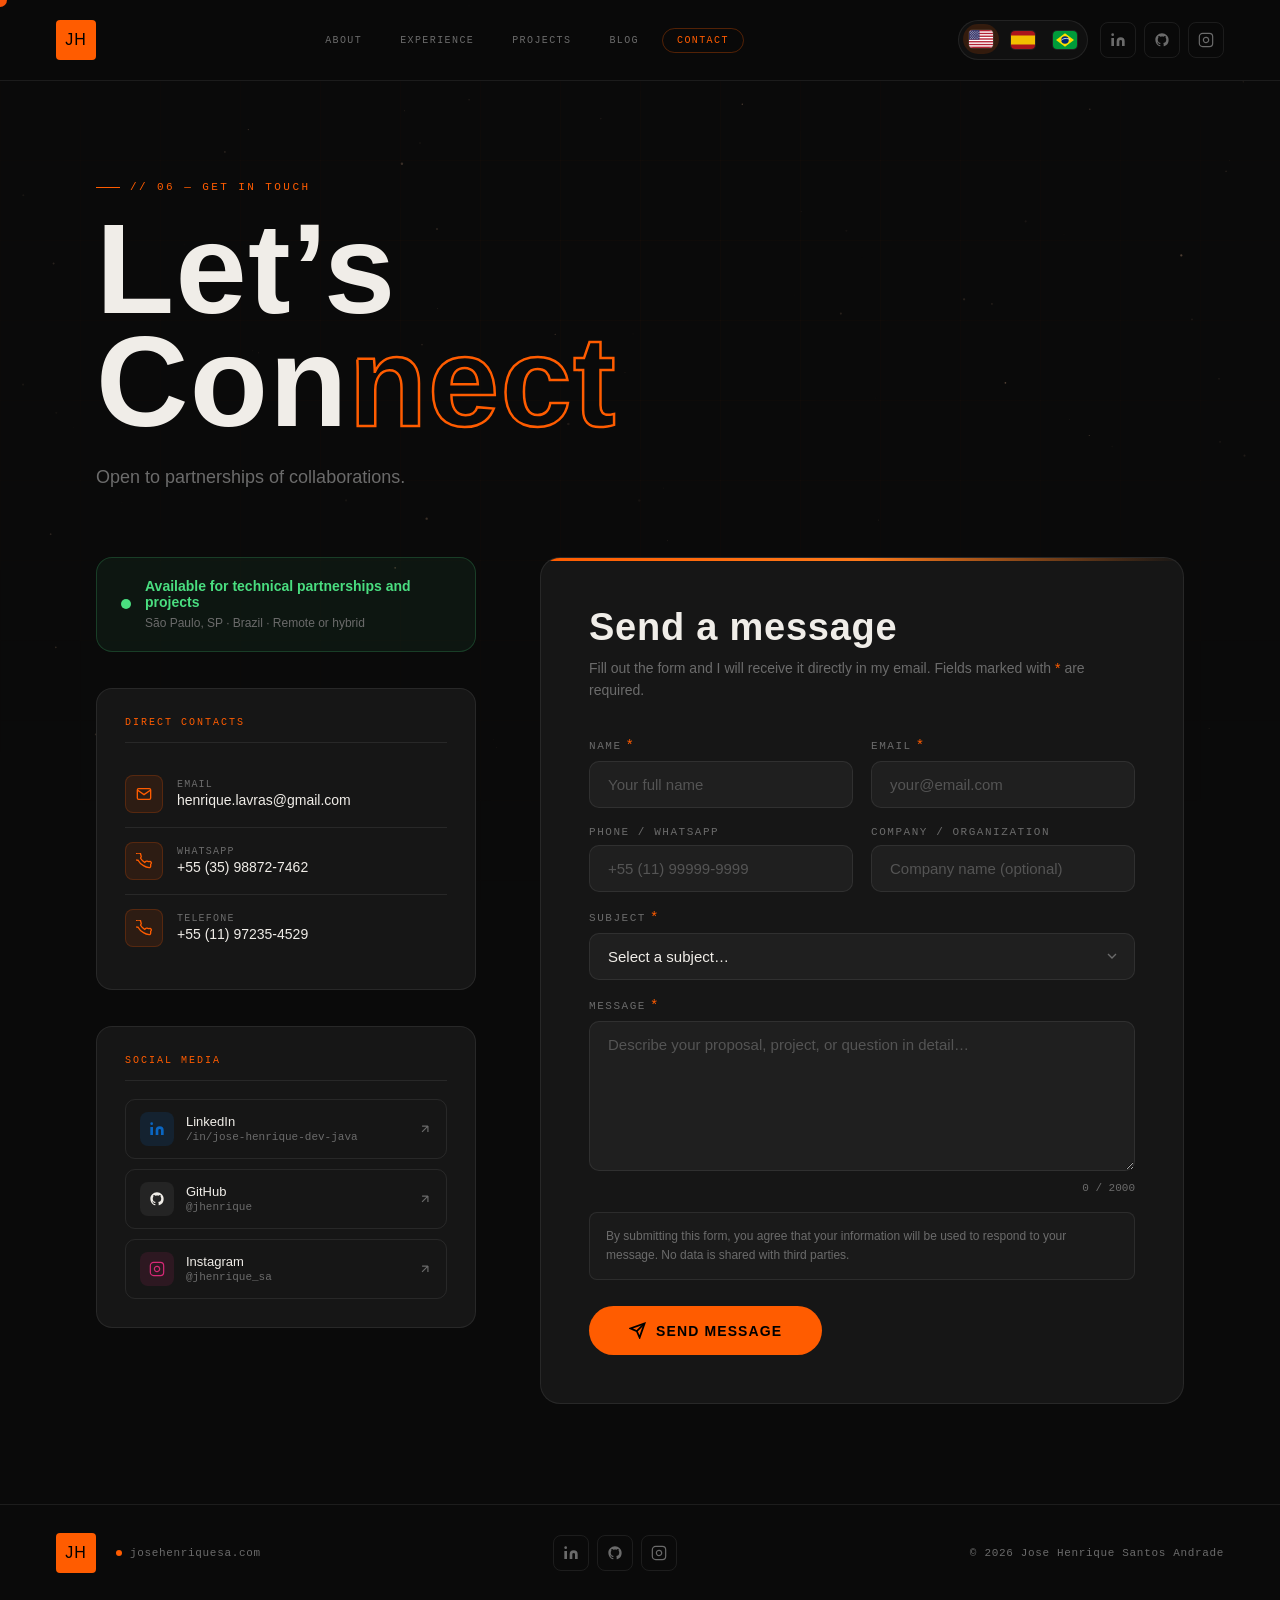
<file: contato.html>
<!DOCTYPE html>
<html lang="pt-BR">
<head>
  <meta charset="UTF-8" />
  <meta name="viewport" content="width=device-width, initial-scale=1.0" />
  <meta name="referrer" content="strict-origin-when-cross-origin" />
  <meta http-equiv="Content-Security-Policy" content="default-src 'self'; base-uri 'self'; object-src 'none'; frame-ancestors 'none'; script-src 'self' 'unsafe-inline'; style-src 'self' 'unsafe-inline' https://fonts.googleapis.com; img-src 'self' data: https:; font-src 'self' https://fonts.gstatic.com data:; connect-src 'self' https://formspree.io; form-action 'self' https://formspree.io mailto:; upgrade-insecure-requests" />
  <title>Contato — Jose Henrique</title>
  <meta name="description" content="Entre em contato com Jose Henrique Santos Andrade — Desenvolvedor Java Sênior." />
  <link rel="canonical" href="https://josehenriquesa.com/contato.html" />
  <meta name="robots" content="index, follow, max-image-preview:large" />
  <meta property="og:locale" content="pt_BR" />
  <meta property="og:type" content="website" />
  <meta property="og:title" content="Contato | Jose Henrique Santos Andrade" />
  <meta property="og:description" content="Fale com Jose Henrique Santos Andrade, desenvolvedor backend e dev Java para projetos, consultoria e parcerias tecnicas." />
  <meta property="og:url" content="https://josehenriquesa.com/contato.html" />
  <meta property="og:site_name" content="Jose Henrique Santos Andrade" />
  <meta property="og:image" content="https://josehenriquesa.com/images/jose-henrique-social.png" />
  <meta name="twitter:card" content="summary_large_image" />
  <meta name="twitter:title" content="Contato | Jose Henrique Santos Andrade" />
  <meta name="twitter:description" content="Fale com Jose Henrique Santos Andrade, desenvolvedor backend e dev Java para projetos, consultoria e parcerias tecnicas." />
  <meta name="twitter:image" content="https://josehenriquesa.com/images/jose-henrique-social.png" />
  <link rel="alternate" hreflang="pt-BR" href="https://josehenriquesa.com/contato.html" />
  <link rel="alternate" hreflang="x-default" href="https://josehenriquesa.com/contato.html" />
    <link rel="icon" type="image/svg+xml" href="images/favicon.svg" />
  <link rel="icon" type="image/x-icon" href="/favicon.ico" />
  <link rel="icon" type="image/png" sizes="32x32" href="images/favicon-32.png" />
  <link rel="icon" type="image/png" sizes="16x16" href="images/favicon-16.png" />
  <meta name="theme-color" content="#FF5C00" />
  <link rel="preconnect" href="https://fonts.googleapis.com" />
  <link rel="preconnect" href="https://fonts.gstatic.com" crossorigin />
  <link href="https://fonts.googleapis.com/css2?family=Bebas+Neue&family=DM+Sans:ital,wght@0,300;0,400;0,500;0,600;1,300&family=Space+Mono:wght@400;700&display=swap" rel="stylesheet" />
  <link rel="stylesheet" href="css/header-controls.css" />
  <style>
    :root{
      --black:#0a0a0a;--dark:#111111;--card:#161616;
      --orange:#FF5C00;--orange2:#FF7A1A;
      --white:#F0EDE8;--muted:#6B6B6B;
      --border:rgba(255,255,255,0.08);
      --success:#4ade80;--error:#ff6666;
      --fD:'Bebas Neue',sans-serif;
      --fB:'DM Sans',sans-serif;
      --fM:'Space Mono',monospace;
      --ease:cubic-bezier(0.16,1,0.3,1);
    }
    *,*::before,*::after{box-sizing:border-box;margin:0;padding:0}
    html{font-size:16px;scroll-behavior:smooth}
    body{background:var(--black);color:var(--white);font-family:var(--fB);font-weight:300;min-height:100vh;display:flex;flex-direction:column;cursor:none}
    ::selection{background:var(--orange);color:#000}
    img,svg{display:block}
    a{color:inherit}

    /* CURSOR */
    #cur{position:fixed;width:14px;height:14px;background:var(--orange);border-radius:50%;pointer-events:none;z-index:9999;transform:translate(-50%,-50%);mix-blend-mode:difference;transition:width .2s var(--ease),height .2s var(--ease)}
    body:has(a:hover) #cur,body:has(button:hover) #cur{width:44px;height:44px}

    /* CANVAS */
    canvas{position:fixed;inset:0;z-index:0;pointer-events:none}
    .grid-overlay{position:fixed;inset:0;z-index:0;pointer-events:none;background-image:linear-gradient(rgba(255,92,0,.025) 1px,transparent 1px),linear-gradient(90deg,rgba(255,92,0,.025) 1px,transparent 1px);background-size:80px 80px;mask-image:radial-gradient(ellipse 80% 80% at 50% 30%,black 0%,transparent 100%)}

    /* ── HEADER ─────────────────────────────────────── */
    header{position:sticky;top:0;z-index:100;padding:20px 56px;border-bottom:1px solid var(--border);background:rgba(10,10,10,.88);backdrop-filter:blur(20px);-webkit-backdrop-filter:blur(20px);display:flex;align-items:center;justify-content:space-between;gap:24px}
    .logo{text-decoration:none;display:flex;align-items:center}
    .logo-box{width:40px;height:40px;background:var(--orange);color:#000;font-family:var(--fD);font-size:16px;letter-spacing:1px;display:flex;align-items:center;justify-content:center;border-radius:4px;transition:transform .25s var(--ease)}
    .logo:hover .logo-box{transform:rotate(-6deg) scale(1.08)}

    .header-center{display:flex;align-items:center;gap:8px}
    .header-center a{font-family:var(--fM);font-size:10px;color:var(--muted);letter-spacing:.14em;text-transform:uppercase;text-decoration:none;padding:6px 14px;border-radius:100px;border:1px solid transparent;transition:color .2s,border-color .2s}
    .header-center a:hover{color:var(--white);border-color:var(--border)}
    .header-center a.active{color:var(--orange);border-color:rgba(255,92,0,.3)}

    .socials{display:flex;align-items:center;gap:8px}
    .header-actions{display:flex;align-items:center;gap:12px}
    .soc-link{width:36px;height:36px;border-radius:8px;border:1px solid var(--border);display:flex;align-items:center;justify-content:center;color:var(--muted);text-decoration:none;transition:border-color .2s,color .2s,background .2s;flex-shrink:0}
    .soc-link:hover{border-color:var(--orange);color:var(--orange);background:rgba(255,92,0,.08)}
    .soc-link svg{width:16px;height:16px}


    /* ── PAGE HERO ──────────────────────────────────── */
    .page-hero{position:relative;z-index:1;padding:100px 56px 64px;max-width:1200px;margin:0 auto;width:100%}
    .ph-label{font-family:var(--fM);font-size:11px;color:var(--orange);letter-spacing:.22em;text-transform:uppercase;margin-bottom:20px;display:flex;align-items:center;gap:10px;opacity:0;animation:up .8s var(--ease) .1s forwards}
    .ph-label::before{content:'';width:24px;height:1px;background:var(--orange)}
    @keyframes up{from{opacity:0;transform:translateY(20px)}to{opacity:1;transform:translateY(0)}}

    .ph-title{font-family:var(--fD);font-size:clamp(64px,10vw,130px);line-height:.88;letter-spacing:.01em;margin-bottom:24px;opacity:0;animation:up .9s var(--ease) .25s forwards}
    .ph-title em{font-style:normal;color:transparent;-webkit-text-stroke:2.5px var(--orange)}
    .ph-sub{font-size:18px;color:var(--muted);line-height:1.7;max-width:520px;opacity:0;animation:up .9s var(--ease) .4s forwards}

    /* ── MAIN GRID ──────────────────────────────────── */
    .main-grid{position:relative;z-index:1;max-width:1200px;margin:0 auto;padding:0 56px 100px;display:grid;grid-template-columns:380px 1fr;gap:64px;align-items:start}

    /* ── LEFT: info panel ───────────────────────────── */
    .info-panel{position:sticky;top:100px;display:flex;flex-direction:column;gap:36px}

    .info-card{background:var(--card);border:1px solid var(--border);border-radius:16px;padding:28px;transition:border-color .25s}
    .info-card:hover{border-color:rgba(255,92,0,.25)}

    .ic-title{font-family:var(--fM);font-size:10px;color:var(--orange);letter-spacing:.2em;text-transform:uppercase;margin-bottom:18px;padding-bottom:14px;border-bottom:1px solid var(--border)}

    /* Contact links */
    .contact-links{display:flex;flex-direction:column;gap:0}
    .cl-item{display:flex;align-items:center;gap:14px;padding:14px 0;border-bottom:1px solid var(--border);text-decoration:none;transition:padding-left .22s var(--ease)}
    .cl-item:last-child{border-bottom:none}
    .cl-item:hover{padding-left:8px}
    .cl-icon{width:38px;height:38px;background:rgba(255,92,0,.1);border:1px solid rgba(255,92,0,.2);border-radius:8px;display:flex;align-items:center;justify-content:center;color:var(--orange);flex-shrink:0;transition:background .2s}
    .cl-item:hover .cl-icon{background:rgba(255,92,0,.18)}
    .cl-icon svg{width:16px;height:16px}
    .cl-info{display:flex;flex-direction:column;gap:2px}
    .cl-label{font-size:10px;font-family:var(--fM);color:var(--muted);letter-spacing:.12em;text-transform:uppercase}
    .cl-val{font-size:14px;font-weight:500;color:var(--white);transition:color .2s}
    .cl-item:hover .cl-val{color:var(--orange)}

    /* Social links */
    .social-links{display:flex;flex-direction:column;gap:10px}
    .sl-item{display:flex;align-items:center;gap:12px;padding:12px 14px;border:1px solid var(--border);border-radius:10px;text-decoration:none;transition:border-color .2s,background .2s,transform .2s}
    .sl-item:hover{border-color:rgba(255,92,0,.3);background:rgba(255,92,0,.05);transform:translateX(6px)}
    .sl-icon{width:34px;height:34px;border-radius:8px;display:flex;align-items:center;justify-content:center;flex-shrink:0}
    .sl-icon svg{width:16px;height:16px}
    .sl-li .sl-icon{background:rgba(10,102,194,.15);color:#0a66c2}
    .sl-gh .sl-icon{background:rgba(255,255,255,.06);color:var(--white)}
    .sl-ig .sl-icon{background:rgba(214,41,118,.12);color:#d62976}
    .sl-info{display:flex;flex-direction:column;gap:2px;flex:1}
    .sl-name{font-size:13px;font-weight:500;color:var(--white);transition:color .2s}
    .sl-item:hover .sl-name{color:var(--orange)}
    .sl-handle{font-size:11px;color:var(--muted);font-family:var(--fM)}
    .sl-arrow{color:var(--muted);margin-left:auto;transition:transform .22s var(--ease),color .2s}
    .sl-item:hover .sl-arrow{transform:translate(4px,-4px);color:var(--orange)}
    .sl-arrow svg{width:14px;height:14px}

    /* Availability badge */
    .avail-card{background:rgba(74,222,128,.06);border:1px solid rgba(74,222,128,.2);border-radius:16px;padding:20px 24px;display:flex;align-items:center;gap:14px}
    .avail-dot{width:10px;height:10px;background:#4ade80;border-radius:50%;flex-shrink:0;animation:glow 2.5s ease-in-out infinite}
    @keyframes glow{0%,100%{box-shadow:0 0 0 0 rgba(74,222,128,.4)}50%{box-shadow:0 0 0 6px rgba(74,222,128,0)}}
    .avail-text strong{display:block;font-size:14px;font-weight:600;color:#4ade80;margin-bottom:3px}
    .avail-text span{font-size:12px;color:var(--muted)}

    /* ── RIGHT: form ────────────────────────────────── */
    .form-panel{background:var(--card);border:1px solid var(--border);border-radius:20px;padding:48px;position:relative;overflow:hidden}
    .form-panel::before{content:'';position:absolute;top:0;left:0;right:0;height:3px;background:linear-gradient(to right,var(--orange),var(--orange2),transparent)}

    .fp-title{font-family:var(--fD);font-size:38px;letter-spacing:.02em;color:var(--white);margin-bottom:8px}
    .fp-sub{font-size:14px;color:var(--muted);margin-bottom:36px;line-height:1.6}

    /* Form layout */
    .form-grid{display:grid;grid-template-columns:1fr 1fr;gap:18px}
    .form-field{display:flex;flex-direction:column;gap:7px}
    .form-field.full{grid-column:span 2}
    .form-field label{font-size:11px;font-family:var(--fM);color:var(--muted);letter-spacing:.14em;text-transform:uppercase;display:flex;align-items:center;gap:4px}
    .req{color:var(--orange);font-size:14px}

    .form-field input,
    .form-field textarea,
    .form-field select{
      background:rgba(255,255,255,.04);
      border:1px solid var(--border);
      border-radius:10px;
      padding:14px 18px;
      font-size:15px;
      color:var(--white);
      font-family:var(--fB);
      outline:none;
      width:100%;
      transition:border-color .2s,box-shadow .2s,background .2s;
    }
    .form-field input::placeholder,
    .form-field textarea::placeholder{color:rgba(107,107,107,.7)}
    .form-field input:hover,
    .form-field textarea:hover,
    .form-field select:hover{background:rgba(255,255,255,.06);border-color:rgba(255,255,255,.15)}
    .form-field input:focus,
    .form-field textarea:focus,
    .form-field select:focus{border-color:var(--orange);box-shadow:0 0 0 4px rgba(255,92,0,.1);background:rgba(255,92,0,.03)}
    .form-field input.err,
    .form-field textarea.err,
    .form-field select.err{border-color:var(--error);box-shadow:0 0 0 4px rgba(255,102,102,.1)}
    .form-field textarea{min-height:150px;resize:vertical}
    .form-field select{appearance:none;cursor:pointer;background-image:url("data:image/svg+xml,%3Csvg xmlns='http://www.w3.org/2000/svg' fill='none' stroke='%236B6B6B' stroke-width='2' viewBox='0 0 24 24'%3E%3Cpolyline points='6 9 12 15 18 9'/%3E%3C/svg%3E");background-repeat:no-repeat;background-position:right 14px center;background-size:16px;padding-right:44px}
    .form-field select option{background:var(--card);color:var(--white)}

    /* Counter */
    .char-count{font-size:11px;color:var(--muted);font-family:var(--fM);text-align:right;margin-top:4px}
    .char-count.warn{color:var(--orange)}

    /* Field error */
    .ferr{font-size:11px;color:var(--error);font-family:var(--fM);display:none;align-items:center;gap:5px;margin-top:2px}
    .ferr.show{display:flex}
    .ferr svg{width:12px;height:12px;flex-shrink:0}

    /* Privacy notice */
    .privacy{grid-column:span 2;font-size:12px;color:var(--muted);line-height:1.6;padding:14px 16px;border-radius:8px;border:1px solid var(--border);background:rgba(255,255,255,.02)}
    .privacy a{color:var(--orange);text-decoration:none}

    /* Submit row */
    .submit-row{grid-column:span 2;display:flex;align-items:center;gap:20px;flex-wrap:wrap;margin-top:8px}
    .submit-btn{display:inline-flex;align-items:center;gap:10px;background:var(--orange);color:#000;font-weight:700;font-size:14px;letter-spacing:.08em;text-transform:uppercase;padding:16px 40px;border-radius:100px;border:none;cursor:pointer;font-family:var(--fB);transition:background .2s,transform .2s,box-shadow .2s;position:relative;overflow:hidden;flex-shrink:0}
    .submit-btn::before{content:'';position:absolute;inset:0;background:rgba(255,255,255,.15);transform:translateX(-100%);transition:transform .4s var(--ease)}
    .submit-btn:hover::before{transform:translateX(0)}
    .submit-btn:hover{background:var(--orange2);transform:translateY(-3px);box-shadow:0 14px 36px rgba(255,92,0,.45)}
    .submit-btn:disabled{opacity:.55;pointer-events:none;transform:none}
    .submit-btn svg{width:17px;height:17px}

    /* Status */
    .form-status{font-size:14px;font-family:var(--fM);display:none;padding:14px 20px;border-radius:10px;border:1px solid;flex:1}
    .form-status.ok{display:flex;align-items:center;gap:10px;color:var(--success);border-color:rgba(74,222,128,.25);background:rgba(74,222,128,.07)}
    .form-status.fail{display:flex;align-items:center;gap:10px;color:var(--error);border-color:rgba(255,102,102,.25);background:rgba(255,102,102,.07)}
    .form-status svg{width:18px;height:18px;flex-shrink:0}

    /* Progress bar */
    .form-progress{height:2px;background:var(--border);border-radius:2px;margin-bottom:32px;overflow:hidden;display:none}
    .form-progress.show{display:block}
    .fp-bar{height:100%;background:linear-gradient(to right,var(--orange),var(--orange2));width:0;transition:width .5s var(--ease);border-radius:2px}

    /* ── FOOTER ─────────────────────────────────────── */
    footer{position:relative;z-index:1;padding:28px 56px;border-top:1px solid var(--border);background:var(--black);display:flex;align-items:center;justify-content:space-between;flex-wrap:wrap;gap:16px;margin-top:auto}
    .footer-left{display:flex;align-items:center;gap:20px}
    .footer-dot{width:6px;height:6px;background:var(--orange);border-radius:50%;display:inline-block;margin-right:8px;animation:blink 2.4s ease-in-out infinite}
    @keyframes blink{0%,100%{opacity:1;transform:scale(1)}50%{opacity:.3;transform:scale(.5)}}
    footer p{font-family:var(--fM);font-size:11px;color:var(--muted);letter-spacing:.06em}
    .footer-socials{display:flex;gap:8px}

    /* focus */
    a:focus-visible,button:focus-visible,input:focus-visible,textarea:focus-visible,select:focus-visible{outline:2px solid var(--orange);outline-offset:3px;border-radius:6px}

    /* ── RESPONSIVE ──────────────────────────────────── */
    @media(max-width:1050px){
      .main-grid{grid-template-columns:1fr;gap:40px}
      .info-panel{position:static}
    }
    @media(max-width:768px){
      header{padding:16px 24px}
      .header-center{display:none}
      .header-actions{width:100%;justify-content:flex-end}
      .page-hero{padding:70px 24px 48px}
      .main-grid{padding:0 24px 80px}
      .form-panel{padding:32px 24px}
      .form-grid{grid-template-columns:1fr}
      .form-field.full,.privacy,.submit-row{grid-column:span 1}
      footer{padding:20px 24px;flex-direction:column;align-items:flex-start}
      body{cursor:auto}
      #cur{display:none}
    }
    @media(max-width:480px){
      .ph-title{font-size:64px}
      .submit-btn{width:100%;justify-content:center}
    }
  </style>
<script type="application/ld+json">
{
  "@context": "https://schema.org",
  "@type": "ContactPage",
  "name": "Contato - Jose Henrique Santos Andrade",
  "url": "https://josehenriquesa.com/contato.html",
  "about": {
    "@type": "Person",
    "name": "Jose Henrique Santos Andrade",
    "jobTitle": "Desenvolvedor Backend Java"
  },
  "inLanguage": "pt-BR"
}
</script>
</head>
<body data-page="contact">

  <div id="cur" aria-hidden="true"></div>
  <canvas id="cv" aria-hidden="true"></canvas>
  <div class="grid-overlay" aria-hidden="true"></div>

  <!-- ── HEADER ──────────────────────────────────────── -->
  <header>
    <a href="index.html" class="logo" aria-label="Início">
      <span class="logo-box">JH</span>
    </a>

    <nav class="header-center" aria-label="Menu principal">
      <a href="index.html#sobre">Sobre</a>
      <a href="index.html#experiencia">Experiência</a>
      <a href="index.html#projetos">Projetos</a>
      <a href="index.html#blog">Blog</a>
      <a href="contato.html" class="active">Contato</a>
    </nav>

    <div class="header-actions">
      <div class="lang-switcher" aria-label="Idiomas">
        <button type="button" class="lang-btn active" data-lang="en" aria-pressed="true" aria-label="English" title="English"><img src="images/flag-us.svg" alt="" class="flag-icon" /></button>
        <button type="button" class="lang-btn" data-lang="es" aria-pressed="false" aria-label="Español" title="Español"><img src="images/flag-es.svg" alt="" class="flag-icon" /></button>
        <button type="button" class="lang-btn" data-lang="pt" aria-pressed="false" aria-label="Português" title="Português"><img src="images/flag-br.svg" alt="" class="flag-icon" /></button>
      </div>

      <div class="socials" aria-label="Redes sociais">
      <a href="https://www.linkedin.com/in/jose-henrique-dev-java/" target="_blank" rel="noopener noreferrer" class="soc-link" aria-label="LinkedIn">
        <svg fill="currentColor" viewBox="0 0 24 24"><path d="M16 8a6 6 0 016 6v7h-4v-7a2 2 0 00-2-2 2 2 0 00-2 2v7h-4v-7a6 6 0 016-6zM2 9h4v12H2z"/><circle cx="4" cy="4" r="2"/></svg>
      </a>
      <a href="https://github.com/jhenrique" target="_blank" rel="noopener noreferrer" class="soc-link" aria-label="GitHub">
        <svg fill="currentColor" viewBox="0 0 24 24"><path d="M12 2C6.477 2 2 6.484 2 12.017c0 4.425 2.865 8.18 6.839 9.504.5.092.682-.217.682-.483 0-.237-.008-.868-.013-1.703-2.782.605-3.369-1.343-3.369-1.343-.454-1.158-1.11-1.466-1.11-1.466-.908-.62.069-.608.069-.608 1.003.07 1.531 1.032 1.531 1.032.892 1.53 2.341 1.088 2.91.832.092-.647.35-1.088.636-1.338-2.22-.253-4.555-1.113-4.555-4.951 0-1.093.39-1.988 1.029-2.688-.103-.253-.446-1.272.098-2.65 0 0 .84-.27 2.75 1.026A9.564 9.564 0 0112 6.844c.85.004 1.705.115 2.504.337 1.909-1.296 2.747-1.027 2.747-1.027.546 1.379.202 2.398.1 2.651.64.7 1.028 1.595 1.028 2.688 0 3.848-2.339 4.695-4.566 4.943.359.309.678.92.678 1.855 0 1.338-.012 2.419-.012 2.747 0 .268.18.58.688.482A10.019 10.019 0 0022 12.017C22 6.484 17.522 2 12 2z"/></svg>
      </a>
      <a href="https://www.instagram.com/jhenrique_sa/" target="_blank" rel="noopener noreferrer" class="soc-link" aria-label="Instagram">
        <svg fill="none" stroke="currentColor" stroke-width="1.8" viewBox="0 0 24 24"><rect x="2" y="2" width="20" height="20" rx="5" ry="5"/><path d="M16 11.37A4 4 0 1112.63 8 4 4 0 0116 11.37z"/><line x1="17.5" y1="6.5" x2="17.51" y2="6.5"/></svg>
      </a>
      </div>
    </div>
  </header>

  <!-- ── PAGE HERO ─────────────────────────────────────── -->
  <div class="page-hero">
    <p class="ph-label">// 06 — Entre em contato</p>
    <h1 class="ph-title">Vamos<br>Con<em>versar</em></h1>
    <p class="ph-sub">Aberto a parcerias, projetos e colaborações técnicas. Respondo sempre em até 24 horas.</p>
  </div>

  <!-- ── MAIN ──────────────────────────────────────────── -->
  <div class="main-grid">

    <!-- INFO PANEL -->
    <aside class="info-panel">

      <!-- Disponibilidade -->
      <div class="avail-card">
        <div class="avail-dot" aria-hidden="true"></div>
        <div class="avail-text">
          <strong>Disponível parcerias técnicas e projetos</strong>
          <span>São Paulo, SP · Brasil · Remoto ou híbrido</span>
        </div>
      </div>

      <!-- Contatos diretos -->
      <div class="info-card">
        <p class="ic-title">Contatos diretos</p>
        <div class="contact-links">
          <a href="mailto:henrique.lavras@gmail.com" class="cl-item">
            <div class="cl-icon">
              <svg fill="none" stroke="currentColor" stroke-width="2" viewBox="0 0 24 24"><path d="M4 4h16c1.1 0 2 .9 2 2v12c0 1.1-.9 2-2 2H4c-1.1 0-2-.9-2-2V6c0-1.1.9-2 2-2z"/><polyline points="22,6 12,13 2,6"/></svg>
            </div>
            <div class="cl-info">
              <span class="cl-label">Email</span>
              <span class="cl-val">henrique.lavras@gmail.com</span>
            </div>
          </a>
          <a href="tel:+5511988727462" class="cl-item">
            <div class="cl-icon">
              <svg fill="none" stroke="currentColor" stroke-width="2" viewBox="0 0 24 24"><path d="M22 16.92v3a2 2 0 01-2.18 2 19.79 19.79 0 01-8.63-3.07A19.5 19.5 0 013.07 10.8 2 2 0 012 0h3a2 2 0 012 1.72c.127.96.361 1.903.7 2.81a2 2 0 01-.45 2.11L6.91 7.91a16 16 0 006.17 6.17l1.27-1.27a2 2 0 012.11-.45c.907.339 1.85.573 2.81.7A2 2 0 0122 16.92z"/></svg>
            </div>
            <div class="cl-info">
              <span class="cl-label">WhatsApp</span>
              <span class="cl-val">+55 (35) 98872-7462</span>
            </div>
          </a>
          <a href="tel:+5511972354529" class="cl-item">
            <div class="cl-icon">
              <svg fill="none" stroke="currentColor" stroke-width="2" viewBox="0 0 24 24"><path d="M22 16.92v3a2 2 0 01-2.18 2 19.79 19.79 0 01-8.63-3.07A19.5 19.5 0 013.07 10.8 2 2 0 012 0h3a2 2 0 012 1.72c.127.96.361 1.903.7 2.81a2 2 0 01-.45 2.11L6.91 7.91a16 16 0 006.17 6.17l1.27-1.27a2 2 0 012.11-.45c.907.339 1.85.573 2.81.7A2 2 0 0122 16.92z"/></svg>
            </div>
            <div class="cl-info">
              <span class="cl-label">Telefone</span>
              <span class="cl-val">+55 (11) 97235-4529</span>
            </div>
          </a>
        </div>
      </div>

      <!-- Redes sociais -->
      <div class="info-card">
        <p class="ic-title">Redes sociais</p>
        <div class="social-links">
          <a href="https://www.linkedin.com/in/jose-henrique-dev-java/" target="_blank" rel="noopener noreferrer" class="sl-item sl-li">
            <div class="sl-icon">
              <svg fill="currentColor" viewBox="0 0 24 24"><path d="M16 8a6 6 0 016 6v7h-4v-7a2 2 0 00-2-2 2 2 0 00-2 2v7h-4v-7a6 6 0 016-6zM2 9h4v12H2z"/><circle cx="4" cy="4" r="2"/></svg>
            </div>
            <div class="sl-info">
              <span class="sl-name">LinkedIn</span>
              <span class="sl-handle">/in/jose-henrique-dev-java</span>
            </div>
            <div class="sl-arrow"><svg fill="none" stroke="currentColor" stroke-width="2" viewBox="0 0 24 24"><path d="M7 17L17 7M17 7H7M17 7v10"/></svg></div>
          </a>
          <a href="https://github.com/jhenrique" target="_blank" rel="noopener noreferrer" class="sl-item sl-gh">
            <div class="sl-icon">
              <svg fill="currentColor" viewBox="0 0 24 24"><path d="M12 2C6.477 2 2 6.484 2 12.017c0 4.425 2.865 8.18 6.839 9.504.5.092.682-.217.682-.483 0-.237-.008-.868-.013-1.703-2.782.605-3.369-1.343-3.369-1.343-.454-1.158-1.11-1.466-1.11-1.466-.908-.62.069-.608.069-.608 1.003.07 1.531 1.032 1.531 1.032.892 1.53 2.341 1.088 2.91.832.092-.647.35-1.088.636-1.338-2.22-.253-4.555-1.113-4.555-4.951 0-1.093.39-1.988 1.029-2.688-.103-.253-.446-1.272.098-2.65 0 0 .84-.27 2.75 1.026A9.564 9.564 0 0112 6.844c.85.004 1.705.115 2.504.337 1.909-1.296 2.747-1.027 2.747-1.027.546 1.379.202 2.398.1 2.651.64.7 1.028 1.595 1.028 2.688 0 3.848-2.339 4.695-4.566 4.943.359.309.678.92.678 1.855 0 1.338-.012 2.419-.012 2.747 0 .268.18.58.688.482A10.019 10.019 0 0022 12.017C22 6.484 17.522 2 12 2z"/></svg>
            </div>
            <div class="sl-info">
              <span class="sl-name">GitHub</span>
              <span class="sl-handle">@jhenrique</span>
            </div>
            <div class="sl-arrow"><svg fill="none" stroke="currentColor" stroke-width="2" viewBox="0 0 24 24"><path d="M7 17L17 7M17 7H7M17 7v10"/></svg></div>
          </a>
          <a href="https://www.instagram.com/jhenrique_sa/" target="_blank" rel="noopener noreferrer" class="sl-item sl-ig">
            <div class="sl-icon">
              <svg fill="none" stroke="currentColor" stroke-width="1.8" viewBox="0 0 24 24"><rect x="2" y="2" width="20" height="20" rx="5" ry="5"/><path d="M16 11.37A4 4 0 1112.63 8 4 4 0 0116 11.37z"/><line x1="17.5" y1="6.5" x2="17.51" y2="6.5"/></svg>
            </div>
            <div class="sl-info">
              <span class="sl-name">Instagram</span>
              <span class="sl-handle">@jhenrique_sa</span>
            </div>
            <div class="sl-arrow"><svg fill="none" stroke="currentColor" stroke-width="2" viewBox="0 0 24 24"><path d="M7 17L17 7M17 7H7M17 7v10"/></svg></div>
          </a>
        </div>
      </div>

    </aside>

    <!-- FORM PANEL -->
    <section class="form-panel" aria-labelledby="form-title">
      <h2 class="fp-title" id="form-title">Envie uma mensagem</h2>
      <p class="fp-sub">Preencha o formulário e recebo direto no meu email. Campos marcados com <span style="color:var(--orange)">*</span> são obrigatórios.</p>

      <!-- Progress bar -->
      <div class="form-progress" id="formProgress" role="progressbar" aria-label="Progresso do formulário">
        <div class="fp-bar" id="fpBar"></div>
      </div>

      <form id="contactForm" novalidate>
        <div class="form-grid">

          <!-- Nome -->
          <div class="form-field">
            <label for="f-name">Nome <span class="req" aria-hidden="true">*</span></label>
            <input type="text" id="f-name" name="name" placeholder="Seu nome completo" autocomplete="name" />
            <span class="ferr" id="f-name-err" role="alert">
              <svg fill="none" stroke="currentColor" stroke-width="2.5" viewBox="0 0 24 24"><circle cx="12" cy="12" r="10"/><line x1="12" y1="8" x2="12" y2="12"/><line x1="12" y1="16" x2="12.01" y2="16"/></svg>
              Nome é obrigatório
            </span>
          </div>

          <!-- Email -->
          <div class="form-field">
            <label for="f-email">Email <span class="req" aria-hidden="true">*</span></label>
            <input type="email" id="f-email" name="email" placeholder="seu@email.com" autocomplete="email" />
            <span class="ferr" id="f-email-err" role="alert">
              <svg fill="none" stroke="currentColor" stroke-width="2.5" viewBox="0 0 24 24"><circle cx="12" cy="12" r="10"/><line x1="12" y1="8" x2="12" y2="12"/><line x1="12" y1="16" x2="12.01" y2="16"/></svg>
              Informe um email válido
            </span>
          </div>

          <!-- Telefone -->
          <div class="form-field">
            <label for="f-phone">Telefone / WhatsApp</label>
            <input type="tel" id="f-phone" name="phone" placeholder="+55 (11) 99999-9999" autocomplete="tel" />
          </div>

          <!-- Empresa -->
          <div class="form-field">
            <label for="f-company">Empresa / Organização</label>
            <input type="text" id="f-company" name="company" placeholder="Nome da empresa (opcional)" autocomplete="organization" />
          </div>

          <!-- Assunto -->
          <div class="form-field full">
            <label for="f-subject">Assunto <span class="req" aria-hidden="true">*</span></label>
            <select id="f-subject" name="subject">
              <option value="">Selecione o assunto…</option>
              <option value="Oportunidade de trabalho">💼 Oportunidade de trabalho</option>
              <option value="Projeto freelance">🚀 Projeto freelance</option>
              <option value="Parceria técnica">🤝 Parceria técnica</option>
              <option value="Consultoria">📋 Consultoria</option>
              <option value="Dúvida técnica">💡 Dúvida técnica</option>
              <option value="Colaboração em blog/conteúdo">✍️ Colaboração em blog/conteúdo</option>
              <option value="Outro">💬 Outro</option>
            </select>
            <span class="ferr" id="f-subject-err" role="alert">
              <svg fill="none" stroke="currentColor" stroke-width="2.5" viewBox="0 0 24 24"><circle cx="12" cy="12" r="10"/><line x1="12" y1="8" x2="12" y2="12"/><line x1="12" y1="16" x2="12.01" y2="16"/></svg>
              Selecione um assunto
            </span>
          </div>

          <!-- Mensagem -->
          <div class="form-field full">
            <label for="f-message">Mensagem <span class="req" aria-hidden="true">*</span></label>
            <textarea id="f-message" name="message" placeholder="Descreva sua proposta, projeto ou dúvida em detalhes…" maxlength="2000"></textarea>
            <div class="char-count" id="charCount" aria-live="polite">0 / 2000</div>
            <span class="ferr" id="f-message-err" role="alert">
              <svg fill="none" stroke="currentColor" stroke-width="2.5" viewBox="0 0 24 24"><circle cx="12" cy="12" r="10"/><line x1="12" y1="8" x2="12" y2="12"/><line x1="12" y1="16" x2="12.01" y2="16"/></svg>
              Mensagem é obrigatória (mín. 20 caracteres)
            </span>
          </div>

          <!-- Privacy -->
          <div class="privacy">
            Ao enviar este formulário, você concorda que suas informações serão usadas para responder sua mensagem. Nenhum dado é compartilhado com terceiros.
          </div>

          <!-- Submit -->
          <div class="submit-row">
            <button type="submit" class="submit-btn" id="submitBtn">
              <svg fill="none" stroke="currentColor" stroke-width="2.5" viewBox="0 0 24 24"><line x1="22" y1="2" x2="11" y2="13"/><polygon points="22 2 15 22 11 13 2 9 22 2"/></svg>
              <span class="btn-text">Send message</span>
            </button>
            <div class="form-status" id="formStatus" role="alert"></div>
          </div>

        </div>
      </form>
    </section>

  </div>

  <!-- ── FOOTER ───────────────────────────────────────── -->
  <footer>
    <div class="footer-left">
      <a href="index.html" class="logo" aria-label="Início"><span class="logo-box">JH</span></a>
      <p><span class="footer-dot" aria-hidden="true"></span>josehenriquesa.com</p>
    </div>

    <div class="footer-socials" aria-label="Redes sociais">
      <a href="https://www.linkedin.com/in/jose-henrique-dev-java/" target="_blank" rel="noopener noreferrer" class="soc-link" aria-label="LinkedIn">
        <svg fill="currentColor" viewBox="0 0 24 24"><path d="M16 8a6 6 0 016 6v7h-4v-7a2 2 0 00-2-2 2 2 0 00-2 2v7h-4v-7a6 6 0 016-6zM2 9h4v12H2z"/><circle cx="4" cy="4" r="2"/></svg>
      </a>
      <a href="https://github.com/jhenrique" target="_blank" rel="noopener noreferrer" class="soc-link" aria-label="GitHub">
        <svg fill="currentColor" viewBox="0 0 24 24"><path d="M12 2C6.477 2 2 6.484 2 12.017c0 4.425 2.865 8.18 6.839 9.504.5.092.682-.217.682-.483 0-.237-.008-.868-.013-1.703-2.782.605-3.369-1.343-3.369-1.343-.454-1.158-1.11-1.466-1.11-1.466-.908-.62.069-.608.069-.608 1.003.07 1.531 1.032 1.531 1.032.892 1.53 2.341 1.088 2.91.832.092-.647.35-1.088.636-1.338-2.22-.253-4.555-1.113-4.555-4.951 0-1.093.39-1.988 1.029-2.688-.103-.253-.446-1.272.098-2.65 0 0 .84-.27 2.75 1.026A9.564 9.564 0 0112 6.844c.85.004 1.705.115 2.504.337 1.909-1.296 2.747-1.027 2.747-1.027.546 1.379.202 2.398.1 2.651.64.7 1.028 1.595 1.028 2.688 0 3.848-2.339 4.695-4.566 4.943.359.309.678.92.678 1.855 0 1.338-.012 2.419-.012 2.747 0 .268.18.58.688.482A10.019 10.019 0 0022 12.017C22 6.484 17.522 2 12 2z"/></svg>
      </a>
      <a href="https://www.instagram.com/jhenrique_sa/" target="_blank" rel="noopener noreferrer" class="soc-link" aria-label="Instagram">
        <svg fill="none" stroke="currentColor" stroke-width="1.8" viewBox="0 0 24 24"><rect x="2" y="2" width="20" height="20" rx="5" ry="5"/><path d="M16 11.37A4 4 0 1112.63 8 4 4 0 0116 11.37z"/><line x1="17.5" y1="6.5" x2="17.51" y2="6.5"/></svg>
      </a>
    </div>

    <p>&#169; 2026 Jose Henrique Santos Andrade</p>
  </footer>

  <script src="js/site-effects.js" defer></script>
  <script src="js/i18n.js" defer></script>
  <script>
  window.addEventListener('DOMContentLoaded', function(){
    window.SiteEffects?.initCursor('cur');
    window.SiteEffects?.initCanvasParticles('cv', { maxAlpha: 0.4 });

    /* ── Char counter ────────────────────────────── */
    const msgEl    = document.getElementById('f-message');
    const charCnt  = document.getElementById('charCount');
    msgEl.addEventListener('input', () => {
      const n = msgEl.value.length;
      charCnt.textContent = `${n} / 2000`;
      charCnt.classList.toggle('warn', n > 1800);
    });

    /* ── Form progress ────────────────────────────── */
    const fields    = ['f-name','f-email','f-subject','f-message'];
    const progress  = document.getElementById('formProgress');
    const fpBar     = document.getElementById('fpBar');
    function updateProgress(){
      const filled = fields.filter(id => document.getElementById(id).value.trim()).length;
      const pct = Math.round((filled / fields.length) * 100);
      progress.classList.toggle('show', pct > 0);
      fpBar.style.width = pct + '%';
    }
    document.getElementById('contactForm').addEventListener('input', updateProgress);

    /* ── Validation ──────────────────────────────── */
    function showErr(id, msg, show){
      const el = document.getElementById(id);
      const input = document.getElementById(id.replace('-err',''));
      el.classList.toggle('show', show);
      if(msg) el.querySelector('svg').nextSibling.textContent = ' ' + msg;
      input.classList.toggle('err', show);
    }

    function validate(){
      const i18n = window.SiteI18n.contactStrings;
      let ok = true;
      const emailRe = /^[^\s@]+@[^\s@]+\.[^\s@]+$/;

      const name = document.getElementById('f-name').value.trim();
      if(!name){ showErr('f-name-err', i18n.validation.nameRequired, true); ok=false; }
      else showErr('f-name-err','',false);

      const email = document.getElementById('f-email').value.trim();
      if(!emailRe.test(email)){ showErr('f-email-err', i18n.validation.emailInvalid, true); ok=false; }
      else showErr('f-email-err','',false);

      const subject = document.getElementById('f-subject').value;
      if(!subject){ showErr('f-subject-err', i18n.validation.subjectRequired, true); ok=false; }
      else showErr('f-subject-err','',false);

      const msg = document.getElementById('f-message').value.trim();
      if(msg.length < 20){ showErr('f-message-err', i18n.validation.messageShort, true); ok=false; }
      else showErr('f-message-err','',false);

      return ok;
    }

    /* Real-time validation on blur */
    ['f-name','f-email','f-subject','f-message'].forEach(id => {
      const el = document.getElementById(id);
      el.addEventListener('blur', () => {
        if(el.value) validate();
      });
    });

    /* ── Submit ──────────────────────────────────── */
    const form      = document.getElementById('contactForm');
    const submitBtn = document.getElementById('submitBtn');
    const statusEl  = document.getElementById('formStatus');

    function setStatus(type, msg){
      const icons = {
        ok:   '<svg fill="none" stroke="currentColor" stroke-width="2.5" viewBox="0 0 24 24"><polyline points="20 6 9 17 4 12"/></svg>',
        fail: '<svg fill="none" stroke="currentColor" stroke-width="2.5" viewBox="0 0 24 24"><circle cx="12" cy="12" r="10"/><line x1="15" y1="9" x2="9" y2="15"/><line x1="9" y1="9" x2="15" y2="15"/></svg>',
        loading:'<svg fill="none" stroke="currentColor" stroke-width="2" viewBox="0 0 24 24" style="animation:spin 1s linear infinite"><path d="M21 12a9 9 0 11-18 0"/></svg>'
      };
      statusEl.innerHTML = `${icons[type] || ''} ${msg}`;
      statusEl.className = `form-status ${type === 'loading' ? 'ok' : type}`;
    }

    /* Spinner animation */
    const style = document.createElement('style');
    style.textContent = '@keyframes spin{to{transform:rotate(360deg)}}';
    document.head.appendChild(style);

    form.addEventListener('submit', async e => {
      e.preventDefault();
      if(!validate()) {
        const firstErr = form.querySelector('.err');
        if(firstErr) firstErr.focus();
        return;
      }

      const i18n = window.SiteI18n.contactStrings;
      submitBtn.disabled = true;
      submitBtn.innerHTML = `<svg style="animation:spin 1s linear infinite" fill="none" stroke="currentColor" stroke-width="2" viewBox="0 0 24 24" width="18" height="18"><path d="M21 12a9 9 0 11-18 0"/></svg> ${i18n.submitSending}`;
      setStatus('loading', i18n.statuses.sending);

      const data = {
        name:    document.getElementById('f-name').value.trim(),
        email:   document.getElementById('f-email').value.trim(),
        phone:   document.getElementById('f-phone').value.trim(),
        company: document.getElementById('f-company').value.trim(),
        subject: document.getElementById('f-subject').value,
        message: document.getElementById('f-message').value.trim(),
        _replyto: document.getElementById('f-email').value.trim(),
        _subject: `[josehenriquesa.com] ${document.getElementById('f-subject').value}`,
        _to: 'henrique.lavras@gmail.com'
      };

      /*
       * CONFIGURAÇÃO DE ENVIO:
       * ─────────────────────────────────────────────────────────────
       * OPÇÃO 1 — Formspree (recomendado para S3 estático):
       *   1. Acesse https://formspree.io e crie uma conta gratuita
       *   2. Crie um novo Form e copie o ID (ex: xpwzqrkb)
       *   3. Substitua 'YOUR_FORM_ID' abaixo pelo seu ID
       *
       * OPÇÃO 2 — Se o Formspree não estiver configurado:
       *   O fallback abre automaticamente o cliente de email (mailto:)
       * ─────────────────────────────────────────────────────────────
       */
      const FORMSPREE_ID = 'mwvrdbpy'; // Use o ID real do Formspree
      const FORMSPREE_URL = `https://formspree.io/f/${FORMSPREE_ID}`;
      const useFormspree = Boolean(FORMSPREE_ID && FORMSPREE_ID !== 'YOUR_FORM_ID');

      try {
        if(useFormspree){
          const res = await fetch(FORMSPREE_URL, {
            method: 'POST',
            headers: { 'Accept': 'application/json', 'Content-Type': 'application/json' },
            body: JSON.stringify(data)
          });
          if(!res.ok) throw new Error('formspree_error');
          setStatus('ok', i18n.statuses.success);
          form.reset();
          charCnt.textContent = '0 / 2000';
          progress.classList.remove('show');
        } else {
          throw new Error('no_formspree');
        }
      } catch(err) {
        /* Fallback: mailto */
        const labels = window.SiteI18n.contactStrings.labels;
        const body = encodeURIComponent(
          `${labels.name}: ${data.name}\n${labels.email}: ${data.email}\n${labels.phone}: ${data.phone || '-'}\n${labels.company}: ${data.company || '-'}\n\n${data.message}`
        );
        const subject = encodeURIComponent(data._subject);
        window.open(`mailto:henrique.lavras@gmail.com?subject=${subject}&body=${body}`);
        setStatus('ok', i18n.statuses.fallback);
      } finally {
        submitBtn.disabled = false;
        submitBtn.innerHTML = `<svg fill="none" stroke="currentColor" stroke-width="2.5" viewBox="0 0 24 24" width="17" height="17"><line x1="22" y1="2" x2="11" y2="13"/><polygon points="22 2 15 22 11 13 2 9 22 2"/></svg> <span class="btn-text">${window.SiteI18n.contactStrings.submit}</span>`;
      }
    });

  });
  </script>
</body>
</html>
</file>
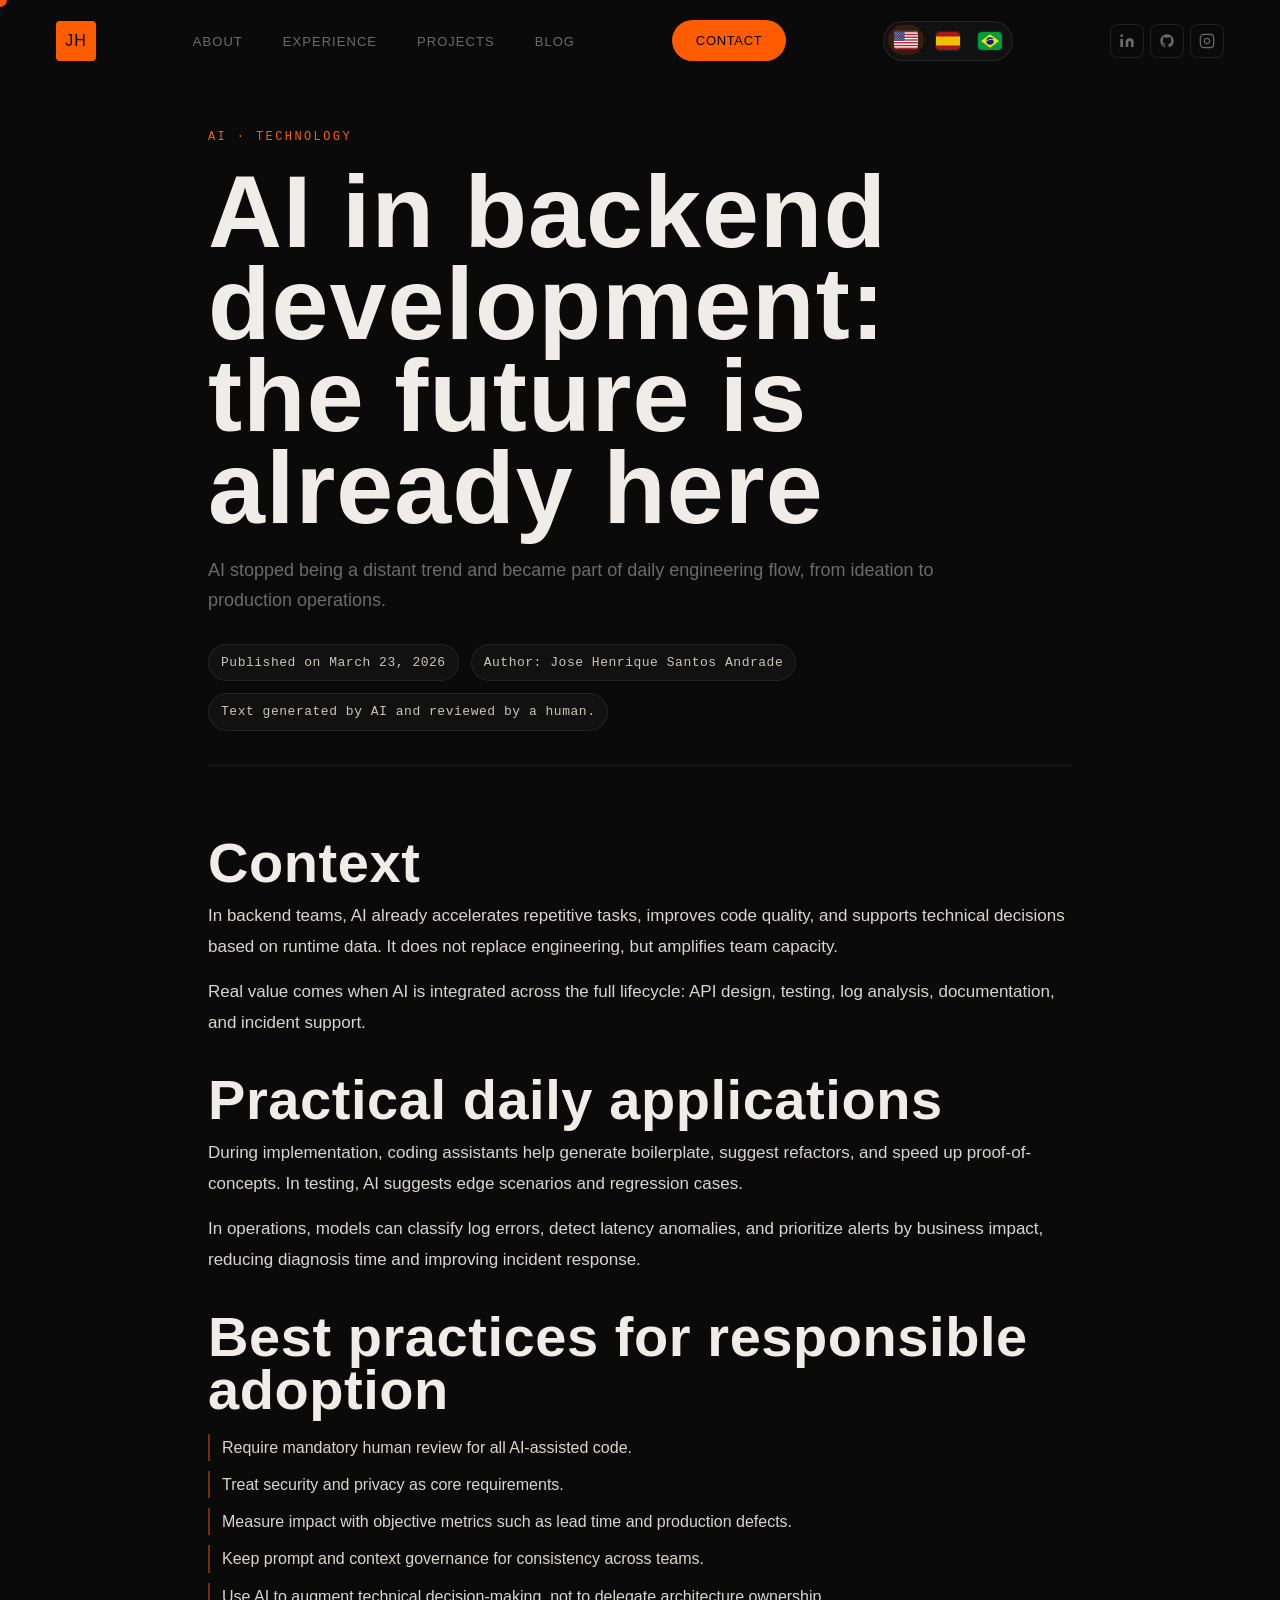
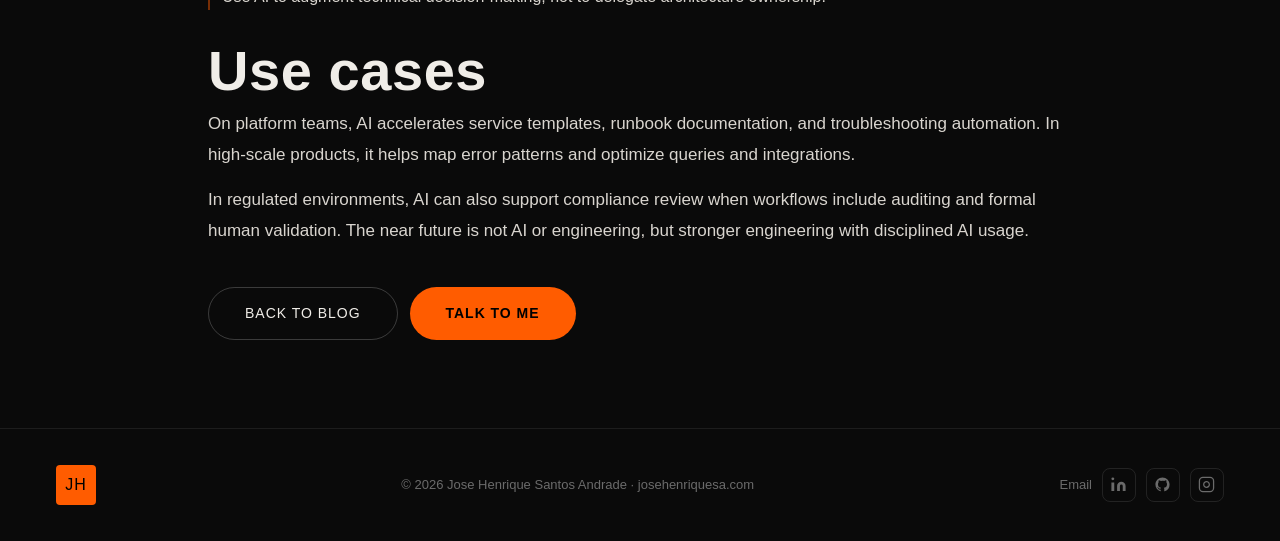
<file: Blog/Posts/2026-03-23/blog-ia-backend-futuro.html>
<!DOCTYPE html>
<html lang="pt-BR">
<head>
  <meta charset="UTF-8" />
  <meta name="viewport" content="width=device-width, initial-scale=1.0" />
  <meta name="referrer" content="strict-origin-when-cross-origin" />
  <meta http-equiv="Content-Security-Policy" content="default-src 'self'; base-uri 'self'; object-src 'none'; frame-ancestors 'none'; script-src 'self' 'unsafe-inline'; style-src 'self' 'unsafe-inline' https://fonts.googleapis.com; img-src 'self' data: https:; font-src 'self' https://fonts.gstatic.com data:; connect-src 'self' https://formspree.io; form-action 'self' https://formspree.io mailto:; upgrade-insecure-requests" />
  <title>IA no desenvolvimento backend: o futuro já chegou | Jose Henrique</title>
  <meta name="description" content="Contexto, aplicação e casos de uso de IA no desenvolvimento backend moderno, com foco em produtividade, qualidade e operação." />
  <link rel="canonical" href="https://josehenriquesa.com/Blog/Posts/2026-03-23/blog-ia-backend-futuro.html" />
  <meta name="robots" content="index, follow, max-image-preview:large" />
  <meta property="og:locale" content="pt_BR" />
  <meta property="og:type" content="article" />
  <meta property="og:title" content="IA no desenvolvimento backend: o futuro ja chegou | Jose Henrique" />
  <meta property="og:description" content="Contexto, aplicacao e casos de uso de IA no desenvolvimento backend moderno." />
  <meta property="og:url" content="https://josehenriquesa.com/Blog/Posts/2026-03-23/blog-ia-backend-futuro.html" />
  <meta property="og:site_name" content="Jose Henrique Santos Andrade" />
  <meta property="og:image" content="https://josehenriquesa.com/images/jose-henrique-social.png" />
  <meta name="twitter:card" content="summary_large_image" />
  <meta name="twitter:title" content="IA no desenvolvimento backend: o futuro ja chegou | Jose Henrique" />
  <meta name="twitter:description" content="Contexto, aplicacao e casos de uso de IA no desenvolvimento backend moderno." />
  <meta name="twitter:image" content="https://josehenriquesa.com/images/jose-henrique-social.png" />
  <link rel="alternate" hreflang="pt-BR" href="https://josehenriquesa.com/Blog/Posts/2026-03-23/blog-ia-backend-futuro.html" />
  <link rel="alternate" hreflang="x-default" href="https://josehenriquesa.com/Blog/Posts/2026-03-23/blog-ia-backend-futuro.html" />
  <link rel="icon" type="image/svg+xml" href="/images/favicon.svg" />
  <link rel="icon" type="image/x-icon" href="/favicon.ico" />
  <link rel="icon" type="image/png" sizes="32x32" href="/images/favicon-32.png" />
  <link rel="icon" type="image/png" sizes="16x16" href="/images/favicon-16.png" />
  <meta name="theme-color" content="#FF5C00" />
  <link rel="preconnect" href="https://fonts.googleapis.com" />
  <link rel="preconnect" href="https://fonts.gstatic.com" crossorigin />
  <link href="https://fonts.googleapis.com/css2?family=Bebas+Neue&family=DM+Sans:ital,wght@0,300;0,400;0,500;0,600;1,300&family=Space+Mono:wght@400;700&display=swap" rel="stylesheet" />
  <link rel="stylesheet" href="/css/style.css" />
  <link rel="stylesheet" href="/css/header-controls.css" />
  <link rel="stylesheet" href="/css/article.css" />
<script type="application/ld+json">
{
  "@context": "https://schema.org",
  "@type": "BlogPosting",
  "headline": "IA no desenvolvimento backend: o futuro ja chegou | Jose Henrique",
  "description": "Contexto, aplicacao e casos de uso de IA no desenvolvimento backend moderno.",
  "datePublished": "2026-03-23",
  "dateModified": "2026-03-23",
  "author": {
    "@type": "Person",
    "name": "Jose Henrique Santos Andrade"
  },
  "publisher": {
    "@type": "Person",
    "name": "Jose Henrique Santos Andrade"
  },
  "mainEntityOfPage": {
    "@type": "WebPage",
    "@id": "https://josehenriquesa.com/Blog/Posts/2026-03-23/blog-ia-backend-futuro.html"
  },
  "url": "https://josehenriquesa.com/Blog/Posts/2026-03-23/blog-ia-backend-futuro.html",
  "inLanguage": "pt-BR"
}
</script>
</head>
<body data-page="article">
  <div id="cur" aria-hidden="true"></div>

  <header id="nav">
    <div class="nav-inner">
      <a href="/index.html" class="logo" aria-label="Início">
        <span class="logo-box">JH</span>
      </a>
      <nav aria-label="Menu">
        <ul class="nav-links">
          <li><a href="/index.html#sobre">Sobre</a></li>
          <li><a href="/index.html#experiencia">Experiência</a></li>
          <li><a href="/index.html#projetos">Projetos</a></li>
          <li><a href="/index.html#blog">Blog</a></li>
        </ul>
      </nav>

      <a href="/contato.html" class="nav-cta">Contato <span aria-hidden="true">&#x2192;</span></a>
      <div class="lang-switcher" aria-label="Idiomas">
        <button type="button" class="lang-btn active" data-lang="en" aria-pressed="true" aria-label="English" title="English"><img src="/images/flag-us.svg" alt="" class="flag-icon" /></button>
        <button type="button" class="lang-btn" data-lang="es" aria-pressed="false" aria-label="Español" title="Español"><img src="/images/flag-es.svg" alt="" class="flag-icon" /></button>
        <button type="button" class="lang-btn" data-lang="pt" aria-pressed="false" aria-label="Português" title="Português"><img src="/images/flag-br.svg" alt="" class="flag-icon" /></button>
      </div>
      <div class="nav-socials" aria-label="Redes sociais">
        <a href="https://www.linkedin.com/in/jose-henrique-dev-java/" target="_blank" rel="noopener noreferrer" class="nav-soc" aria-label="LinkedIn">
          <svg width="16" height="16" fill="currentColor" viewBox="0 0 24 24"><path d="M16 8a6 6 0 016 6v7h-4v-7a2 2 0 00-2-2 2 2 0 00-2 2v7h-4v-7a6 6 0 016-6zM2 9h4v12H2z"/><circle cx="4" cy="4" r="2"/></svg>
        </a>
        <a href="https://github.com/jhenrique" target="_blank" rel="noopener noreferrer" class="nav-soc" aria-label="GitHub">
          <svg width="16" height="16" fill="currentColor" viewBox="0 0 24 24"><path d="M12 2C6.477 2 2 6.484 2 12.017c0 4.425 2.865 8.18 6.839 9.504.5.092.682-.217.682-.483 0-.237-.008-.868-.013-1.703-2.782.605-3.369-1.343-3.369-1.343-.454-1.158-1.11-1.466-1.11-1.466-.908-.62.069-.608.069-.608 1.003.07 1.531 1.032 1.531 1.032.892 1.53 2.341 1.088 2.91.832.092-.647.35-1.088.636-1.338-2.22-.253-4.555-1.113-4.555-4.951 0-1.093.39-1.988 1.029-2.688-.103-.253-.446-1.272.098-2.65 0 0 .84-.27 2.75 1.026A9.564 9.564 0 0112 6.844c.85.004 1.705.115 2.504.337 1.909-1.296 2.747-1.027 2.747-1.027.546 1.379.202 2.398.1 2.651.64.7 1.028 1.595 1.028 2.688 0 3.848-2.339 4.695-4.566 4.943.359.309.678.92.678 1.855 0 1.338-.012 2.419-.012 2.747 0 .268.18.58.688.482A10.019 10.019 0 0022 12.017C22 6.484 17.522 2 12 2z"/></svg>
        </a>
        <a href="https://www.instagram.com/jhenrique_sa/" target="_blank" rel="noopener noreferrer" class="nav-soc" aria-label="Instagram">
          <svg width="16" height="16" fill="none" stroke="currentColor" stroke-width="1.8" viewBox="0 0 24 24"><rect x="2" y="2" width="20" height="20" rx="5" ry="5"/><path d="M16 11.37A4 4 0 1112.63 8 4 4 0 0116 11.37z"/><line x1="17.5" y1="6.5" x2="17.51" y2="6.5"/></svg>
        </a>
      </div>
      <button class="burger" id="burger" aria-label="Menu" aria-expanded="false">
        <span></span><span></span>
      </button>
    </div>
  </header>

  <div class="mob-overlay" id="mobMenu">
    <button class="mob-close" id="mobClose" aria-label="Fechar menu">&#x2715;</button>
    <nav><ul>
      <li><a href="/index.html#sobre" class="mob-link">Sobre</a></li>
      <li><a href="/index.html#experiencia" class="mob-link">Experiência</a></li>
      <li><a href="/index.html#projetos" class="mob-link">Projetos</a></li>
      <li><a href="/index.html#blog" class="mob-link">Blog</a></li>
      <li><a href="/contato.html" class="mob-link">Contato</a></li>
    </ul></nav>
  </div>

  <main class="article-main">
    <article class="article-shell">
      <p class="article-label ri">IA · Tecnologia</p>
      <h1 class="article-title ri">IA no desenvolvimento backend: o futuro já chegou</h1>
      <p class="article-sub ri">A IA deixou de ser tendência distante e virou parte do fluxo diário de engenharia, da ideação até a operação em produção.</p>

      <div class="article-meta ri">
        <span>Publicado em 23 de março de 2026</span>
        <span>Autor: Jose Henrique Santos Andrade</span>
        <span>Texto gerado por IA e revisado por um humano.</span>
      </div>

      <div class="article-content">
        <h2 class="ri">Contexto</h2>
        <p class="ri">No backend, IA já é usada para acelerar tarefas repetitivas, melhorar qualidade de código e apoiar decisões técnicas com base em dados de execução. Não substitui engenharia, mas amplia a capacidade do time quando existe processo, revisão e critérios de qualidade.</p>
        <p class="ri">Hoje, o valor real aparece quando a IA é incorporada ao ciclo completo: design de APIs, testes, análise de logs, documentação e suporte a incidentes.</p>

        <h2 class="ri">Aplicações práticas no dia a dia</h2>
        <p class="ri">Na implementação, assistentes de código ajudam a gerar boilerplate, sugerir refactors e acelerar provas de conceito. Em testes, a IA pode sugerir cenários de borda, dados de validação e casos de regressão que equipes deixam passar sob pressão de prazo.</p>
        <p class="ri">Na operação, modelos são úteis para classificar erros em logs, detectar anomalias de latência e priorizar alertas por impacto de negócio. Isso reduz tempo de diagnóstico e melhora a resposta a incidentes.</p>

        <h2 class="ri">Boas práticas para adoção responsável</h2>
        <ul class="ri">
          <li>Definir padrões de revisão humana obrigatória para todo código gerado com apoio de IA.</li>
          <li>Tratar segurança e privacidade como requisitos centrais, evitando exposição indevida de dados.</li>
          <li>Medir impacto com métricas objetivas, como lead time, taxa de retrabalho e defeitos em produção.</li>
          <li>Manter governança de prompts e contexto técnico para garantir consistência entre times.</li>
          <li>Usar IA para potencializar decisão técnica, não para terceirizar responsabilidade arquitetural.</li>
        </ul>

        <h2 class="ri">Casos de uso</h2>
        <p class="ri">Em times de plataforma, IA acelera criação de templates de serviço, documentação de runbooks e automação de troubleshooting. Em produtos de alta escala, ajuda a mapear padrões de erro e otimizar queries ou integrações com maior retorno.</p>
        <p class="ri">Em ambientes regulados, também pode apoiar revisão de conformidade, desde que os fluxos tenham auditoria e validação humana formal. O futuro próximo não é “IA ou engenharia”: é engenharia melhor, com IA integrada de forma disciplinada.</p>

        <div class="article-actions ri">
          <a href="/index.html#blog" class="btn-ghost">Voltar para o Blog</a>
          <a href="/contato.html" class="btn-fill">Falar comigo <span aria-hidden="true">&#x2192;</span></a>
        </div>
      </div>
    </article>
  </main>

  <footer>
    <div class="footer-inner">
      <a href="/index.html" class="logo"><span class="logo-box">JH</span></a>
      <p>&#169; 2026 Jose Henrique Santos Andrade · josehenriquesa.com</p>
      <div class="footer-links">
        <a href="mailto:henrique.lavras@gmail.com" aria-label="Email">Email</a>
        <a href="https://www.linkedin.com/in/jose-henrique-dev-java/" target="_blank" rel="noopener noreferrer" class="footer-soc" aria-label="LinkedIn">
          <svg width="17" height="17" fill="currentColor" viewBox="0 0 24 24"><path d="M16 8a6 6 0 016 6v7h-4v-7a2 2 0 00-2-2 2 2 0 00-2 2v7h-4v-7a6 6 0 016-6zM2 9h4v12H2z"/><circle cx="4" cy="4" r="2"/></svg>
        </a>
        <a href="https://github.com/jhenrique" target="_blank" rel="noopener noreferrer" class="footer-soc" aria-label="GitHub">
          <svg width="17" height="17" fill="currentColor" viewBox="0 0 24 24"><path d="M12 2C6.477 2 2 6.484 2 12.017c0 4.425 2.865 8.18 6.839 9.504.5.092.682-.217.682-.483 0-.237-.008-.868-.013-1.703-2.782.605-3.369-1.343-3.369-1.343-.454-1.158-1.11-1.466-1.11-1.466-.908-.62.069-.608.069-.608 1.003.07 1.531 1.032 1.531 1.032.892 1.53 2.341 1.088 2.91.832.092-.647.35-1.088.636-1.338-2.22-.253-4.555-1.113-4.555-4.951 0-1.093.39-1.988 1.029-2.688-.103-.253-.446-1.272.098-2.65 0 0 .84-.27 2.75 1.026A9.564 9.564 0 0112 6.844c.85.004 1.705.115 2.504.337 1.909-1.296 2.747-1.027 2.747-1.027.546 1.379.202 2.398.1 2.651.64.7 1.028 1.595 1.028 2.688 0 3.848-2.339 4.695-4.566 4.943.359.309.678.92.678 1.855 0 1.338-.012 2.419-.012 2.747 0 .268.18.58.688.482A10.019 10.019 0 0022 12.017C22 6.484 17.522 2 12 2z"/></svg>
        </a>
        <a href="https://www.instagram.com/jhenrique_sa/" target="_blank" rel="noopener noreferrer" class="footer-soc" aria-label="Instagram">
          <svg width="17" height="17" fill="none" stroke="currentColor" stroke-width="1.8" viewBox="0 0 24 24"><rect x="2" y="2" width="20" height="20" rx="5" ry="5"/><path d="M16 11.37A4 4 0 1112.63 8 4 4 0 0116 11.37z"/><line x1="17.5" y1="6.5" x2="17.51" y2="6.5"/></svg>
        </a>
      </div>
    </div>
  </footer>

  <script src="/js/site-effects.js" defer></script>
  <script src="/js/main.js" defer></script>
  <script src="/js/i18n.js" defer></script>
</body>
</html>
</file>
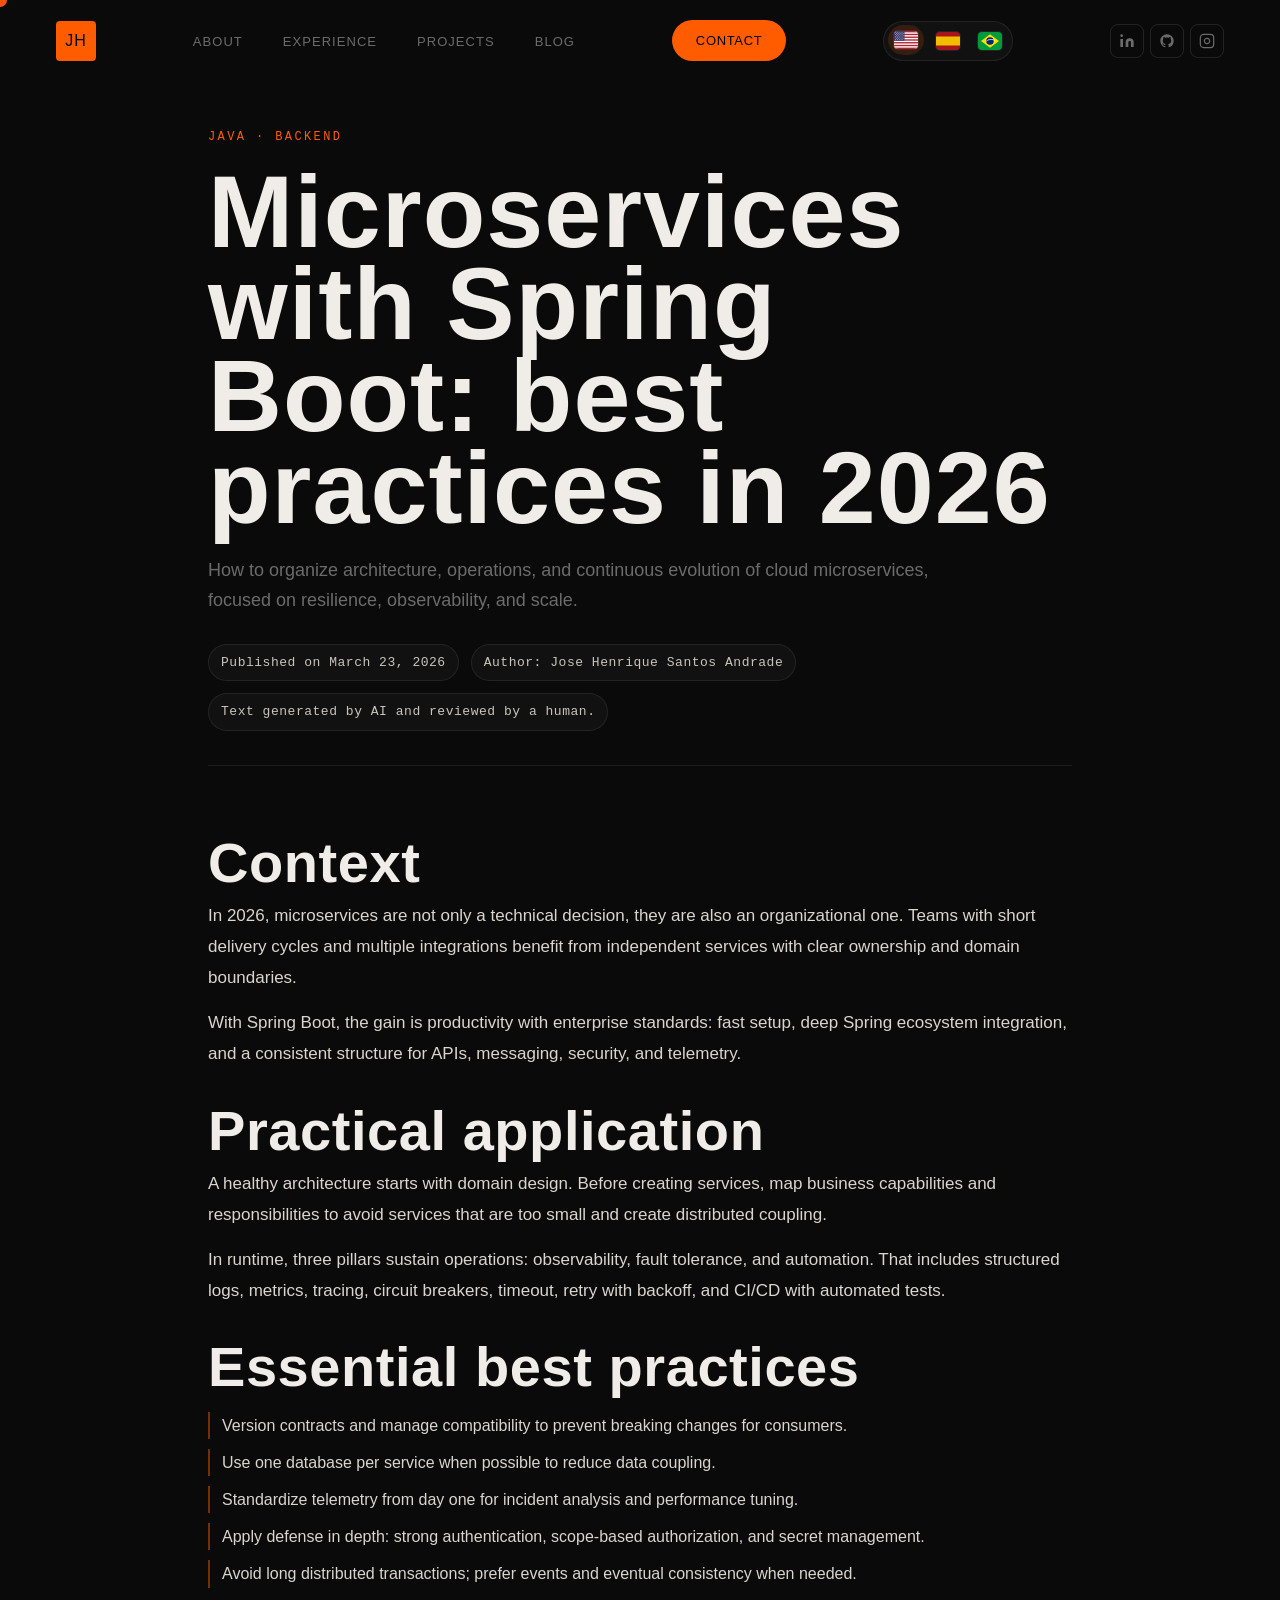
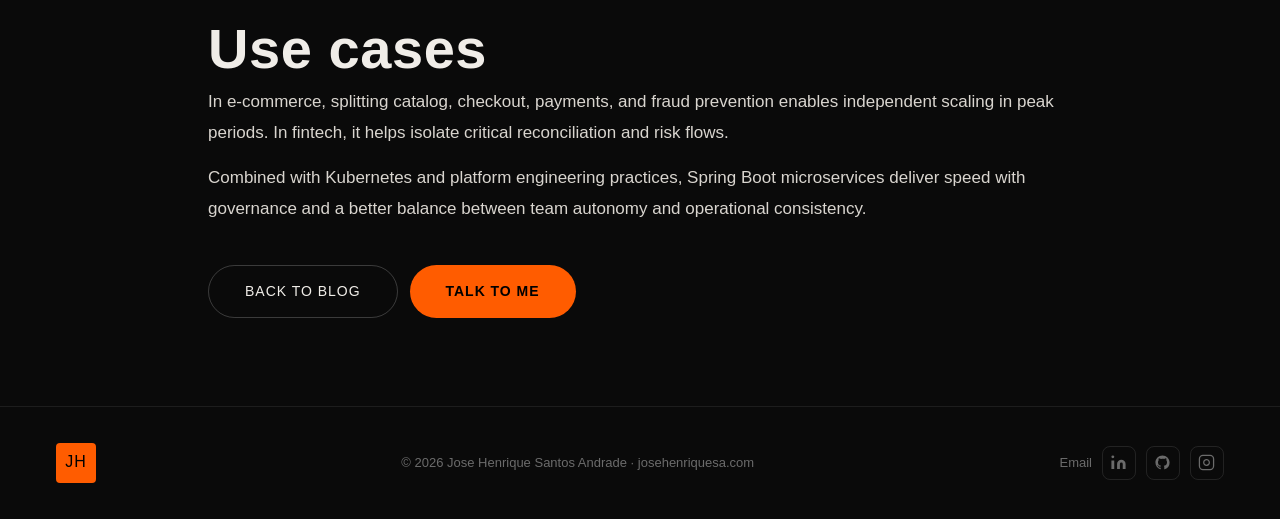
<file: Blog/Posts/2026-03-23/blog-microservicos-spring-boot-2026.html>
<!DOCTYPE html>
<html lang="pt-BR">
<head>
  <meta charset="UTF-8" />
  <meta name="viewport" content="width=device-width, initial-scale=1.0" />
  <meta name="referrer" content="strict-origin-when-cross-origin" />
  <meta http-equiv="Content-Security-Policy" content="default-src 'self'; base-uri 'self'; object-src 'none'; frame-ancestors 'none'; script-src 'self' 'unsafe-inline'; style-src 'self' 'unsafe-inline' https://fonts.googleapis.com; img-src 'self' data: https:; font-src 'self' https://fonts.gstatic.com data:; connect-src 'self' https://formspree.io; form-action 'self' https://formspree.io mailto:; upgrade-insecure-requests" />
  <title>Microsserviços com Spring Boot: boas práticas em 2026 | Jose Henrique</title>
  <meta name="description" content="Guia prático sobre arquitetura, contexto, aplicação e casos de uso de microsserviços com Spring Boot em 2026." />
  <link rel="canonical" href="https://josehenriquesa.com/Blog/Posts/2026-03-23/blog-microservicos-spring-boot-2026.html" />
  <meta name="robots" content="index, follow, max-image-preview:large" />
  <meta property="og:locale" content="pt_BR" />
  <meta property="og:type" content="article" />
  <meta property="og:title" content="Microsservicos com Spring Boot: boas praticas em 2026 | Jose Henrique" />
  <meta property="og:description" content="Guia pratico sobre arquitetura, aplicacao e casos de uso de microsservicos com Spring Boot." />
  <meta property="og:url" content="https://josehenriquesa.com/Blog/Posts/2026-03-23/blog-microservicos-spring-boot-2026.html" />
  <meta property="og:site_name" content="Jose Henrique Santos Andrade" />
  <meta property="og:image" content="https://josehenriquesa.com/images/jose-henrique-social.png" />
  <meta name="twitter:card" content="summary_large_image" />
  <meta name="twitter:title" content="Microsservicos com Spring Boot: boas praticas em 2026 | Jose Henrique" />
  <meta name="twitter:description" content="Guia pratico sobre arquitetura, aplicacao e casos de uso de microsservicos com Spring Boot." />
  <meta name="twitter:image" content="https://josehenriquesa.com/images/jose-henrique-social.png" />
  <link rel="alternate" hreflang="pt-BR" href="https://josehenriquesa.com/Blog/Posts/2026-03-23/blog-microservicos-spring-boot-2026.html" />
  <link rel="alternate" hreflang="x-default" href="https://josehenriquesa.com/Blog/Posts/2026-03-23/blog-microservicos-spring-boot-2026.html" />
  <link rel="icon" type="image/svg+xml" href="/images/favicon.svg" />
  <link rel="icon" type="image/x-icon" href="/favicon.ico" />
  <link rel="icon" type="image/png" sizes="32x32" href="/images/favicon-32.png" />
  <link rel="icon" type="image/png" sizes="16x16" href="/images/favicon-16.png" />
  <meta name="theme-color" content="#FF5C00" />
  <link rel="preconnect" href="https://fonts.googleapis.com" />
  <link rel="preconnect" href="https://fonts.gstatic.com" crossorigin />
  <link href="https://fonts.googleapis.com/css2?family=Bebas+Neue&family=DM+Sans:ital,wght@0,300;0,400;0,500;0,600;1,300&family=Space+Mono:wght@400;700&display=swap" rel="stylesheet" />
  <link rel="stylesheet" href="/css/style.css" />
  <link rel="stylesheet" href="/css/header-controls.css" />
  <link rel="stylesheet" href="/css/article.css" />
<script type="application/ld+json">
{
  "@context": "https://schema.org",
  "@type": "BlogPosting",
  "headline": "Microsservicos com Spring Boot: boas praticas em 2026 | Jose Henrique",
  "description": "Guia pratico sobre arquitetura, aplicacao e casos de uso de microsservicos com Spring Boot.",
  "datePublished": "2026-03-23",
  "dateModified": "2026-03-23",
  "author": {
    "@type": "Person",
    "name": "Jose Henrique Santos Andrade"
  },
  "publisher": {
    "@type": "Person",
    "name": "Jose Henrique Santos Andrade"
  },
  "mainEntityOfPage": {
    "@type": "WebPage",
    "@id": "https://josehenriquesa.com/Blog/Posts/2026-03-23/blog-microservicos-spring-boot-2026.html"
  },
  "url": "https://josehenriquesa.com/Blog/Posts/2026-03-23/blog-microservicos-spring-boot-2026.html",
  "inLanguage": "pt-BR"
}
</script>
</head>
<body data-page="article">
  <div id="cur" aria-hidden="true"></div>

  <header id="nav">
    <div class="nav-inner">
      <a href="/index.html" class="logo" aria-label="Início">
        <span class="logo-box">JH</span>
      </a>
      <nav aria-label="Menu">
        <ul class="nav-links">
          <li><a href="/index.html#sobre">Sobre</a></li>
          <li><a href="/index.html#experiencia">Experiência</a></li>
          <li><a href="/index.html#projetos">Projetos</a></li>
          <li><a href="/index.html#blog">Blog</a></li>
        </ul>
      </nav>

      <a href="/contato.html" class="nav-cta">Contato <span aria-hidden="true">&#x2192;</span></a>
      <div class="lang-switcher" aria-label="Idiomas">
        <button type="button" class="lang-btn active" data-lang="en" aria-pressed="true" aria-label="English" title="English"><img src="/images/flag-us.svg" alt="" class="flag-icon" /></button>
        <button type="button" class="lang-btn" data-lang="es" aria-pressed="false" aria-label="Español" title="Español"><img src="/images/flag-es.svg" alt="" class="flag-icon" /></button>
        <button type="button" class="lang-btn" data-lang="pt" aria-pressed="false" aria-label="Português" title="Português"><img src="/images/flag-br.svg" alt="" class="flag-icon" /></button>
      </div>
      <div class="nav-socials" aria-label="Redes sociais">
        <a href="https://www.linkedin.com/in/jose-henrique-dev-java/" target="_blank" rel="noopener noreferrer" class="nav-soc" aria-label="LinkedIn">
          <svg width="16" height="16" fill="currentColor" viewBox="0 0 24 24"><path d="M16 8a6 6 0 016 6v7h-4v-7a2 2 0 00-2-2 2 2 0 00-2 2v7h-4v-7a6 6 0 016-6zM2 9h4v12H2z"/><circle cx="4" cy="4" r="2"/></svg>
        </a>
        <a href="https://github.com/jhenrique" target="_blank" rel="noopener noreferrer" class="nav-soc" aria-label="GitHub">
          <svg width="16" height="16" fill="currentColor" viewBox="0 0 24 24"><path d="M12 2C6.477 2 2 6.484 2 12.017c0 4.425 2.865 8.18 6.839 9.504.5.092.682-.217.682-.483 0-.237-.008-.868-.013-1.703-2.782.605-3.369-1.343-3.369-1.343-.454-1.158-1.11-1.466-1.11-1.466-.908-.62.069-.608.069-.608 1.003.07 1.531 1.032 1.531 1.032.892 1.53 2.341 1.088 2.91.832.092-.647.35-1.088.636-1.338-2.22-.253-4.555-1.113-4.555-4.951 0-1.093.39-1.988 1.029-2.688-.103-.253-.446-1.272.098-2.65 0 0 .84-.27 2.75 1.026A9.564 9.564 0 0112 6.844c.85.004 1.705.115 2.504.337 1.909-1.296 2.747-1.027 2.747-1.027.546 1.379.202 2.398.1 2.651.64.7 1.028 1.595 1.028 2.688 0 3.848-2.339 4.695-4.566 4.943.359.309.678.92.678 1.855 0 1.338-.012 2.419-.012 2.747 0 .268.18.58.688.482A10.019 10.019 0 0022 12.017C22 6.484 17.522 2 12 2z"/></svg>
        </a>
        <a href="https://www.instagram.com/jhenrique_sa/" target="_blank" rel="noopener noreferrer" class="nav-soc" aria-label="Instagram">
          <svg width="16" height="16" fill="none" stroke="currentColor" stroke-width="1.8" viewBox="0 0 24 24"><rect x="2" y="2" width="20" height="20" rx="5" ry="5"/><path d="M16 11.37A4 4 0 1112.63 8 4 4 0 0116 11.37z"/><line x1="17.5" y1="6.5" x2="17.51" y2="6.5"/></svg>
        </a>
      </div>
      <button class="burger" id="burger" aria-label="Menu" aria-expanded="false">
        <span></span><span></span>
      </button>
    </div>
  </header>

  <div class="mob-overlay" id="mobMenu">
    <button class="mob-close" id="mobClose" aria-label="Fechar menu">&#x2715;</button>
    <nav><ul>
      <li><a href="/index.html#sobre" class="mob-link">Sobre</a></li>
      <li><a href="/index.html#experiencia" class="mob-link">Experiência</a></li>
      <li><a href="/index.html#projetos" class="mob-link">Projetos</a></li>
      <li><a href="/index.html#blog" class="mob-link">Blog</a></li>
      <li><a href="/contato.html" class="mob-link">Contato</a></li>
    </ul></nav>
  </div>

  <main class="article-main">
    <article class="article-shell">
      <p class="article-label ri">Java · Backend</p>
      <h1 class="article-title ri">Microsserviços com Spring Boot: boas práticas em 2026</h1>
      <p class="article-sub ri">Como organizar arquitetura, operação e evolução contínua de microsserviços em ambientes cloud, com foco em resiliência, observabilidade e escala.</p>

      <div class="article-meta ri">
        <span>Publicado em 23 de março de 2026</span>
        <span>Autor: Jose Henrique Santos Andrade</span>
        <span>Texto gerado por IA e revisado por um humano.</span>
      </div>

      <div class="article-content">
        <h2 class="ri">Contexto</h2>
        <p class="ri">Em 2026, microsserviços já não são apenas uma decisão técnica: são uma decisão de organização. Times que precisam evoluir produtos com ciclos curtos, múltiplas integrações e diferentes ritmos de entrega se beneficiam de serviços independentes, com ownership claro e fronteiras de domínio bem definidas.</p>
        <p class="ri">Com Spring Boot, o ganho está em produtividade com padrão corporativo: inicialização rápida, integração com ecossistema Spring e estrutura consistente para APIs, mensageria, segurança e telemetria.</p>

        <h2 class="ri">Aplicação prática</h2>
        <p class="ri">A base de uma arquitetura saudável começa pelo desenho de domínio. Antes de criar serviços, vale mapear capacidades de negócio e responsabilidades, evitando microserviços “finos demais” que só geram acoplamento distribuído. Um serviço bem definido deve ter dados próprios, contratos claros e autonomia de deploy.</p>
        <p class="ri">No runtime, três pilares sustentam a operação: observabilidade, tolerância a falhas e automação. Isso inclui logs estruturados, métricas, tracing distribuído, circuit breaker, timeout, retry com backoff e pipelines de build/deploy com testes automatizados desde a camada unitária até contratos.</p>

        <h2 class="ri">Boas práticas essenciais</h2>
        <ul class="ri">
          <li>Modelar contratos por versão e governar compatibilidade para evitar quebra entre consumidores.</li>
          <li>Usar banco por serviço quando possível, reduzindo acoplamento de dados e dependência cruzada.</li>
          <li>Padronizar telemetria desde o primeiro dia para facilitar análise de incidentes e tuning de performance.</li>
          <li>Aplicar segurança em profundidade: autenticação forte, autorização por escopo e gestão de segredos.</li>
          <li>Evitar transações distribuídas longas, preferindo eventos e consistência eventual quando necessário.</li>
        </ul>

        <h2 class="ri">Casos de uso</h2>
        <p class="ri">No e-commerce, separar catálogo, checkout, pagamento e antifraude permite escalar cada fluxo de forma independente em períodos de pico. Em fintech, microsserviços ajudam a isolar trilhas críticas de conciliação, liquidação e risco. Em telecom, facilitam evolução de jornadas digitais sem travar sistemas legados.</p>
        <p class="ri">Quando combinados com Kubernetes e boas práticas de engenharia de plataforma, microsserviços com Spring Boot entregam velocidade com governança, mantendo equilíbrio entre autonomia dos times e consistência operacional.</p>

        <div class="article-actions ri">
          <a href="/index.html#blog" class="btn-ghost">Voltar para o Blog</a>
          <a href="/contato.html" class="btn-fill">Falar comigo <span aria-hidden="true">&#x2192;</span></a>
        </div>
      </div>
    </article>
  </main>

  <footer>
    <div class="footer-inner">
      <a href="/index.html" class="logo"><span class="logo-box">JH</span></a>
      <p>&#169; 2026 Jose Henrique Santos Andrade · josehenriquesa.com</p>
      <div class="footer-links">
        <a href="mailto:henrique.lavras@gmail.com" aria-label="Email">Email</a>
        <a href="https://www.linkedin.com/in/jose-henrique-dev-java/" target="_blank" rel="noopener noreferrer" class="footer-soc" aria-label="LinkedIn">
          <svg width="17" height="17" fill="currentColor" viewBox="0 0 24 24"><path d="M16 8a6 6 0 016 6v7h-4v-7a2 2 0 00-2-2 2 2 0 00-2 2v7h-4v-7a6 6 0 016-6zM2 9h4v12H2z"/><circle cx="4" cy="4" r="2"/></svg>
        </a>
        <a href="https://github.com/jhenrique" target="_blank" rel="noopener noreferrer" class="footer-soc" aria-label="GitHub">
          <svg width="17" height="17" fill="currentColor" viewBox="0 0 24 24"><path d="M12 2C6.477 2 2 6.484 2 12.017c0 4.425 2.865 8.18 6.839 9.504.5.092.682-.217.682-.483 0-.237-.008-.868-.013-1.703-2.782.605-3.369-1.343-3.369-1.343-.454-1.158-1.11-1.466-1.11-1.466-.908-.62.069-.608.069-.608 1.003.07 1.531 1.032 1.531 1.032.892 1.53 2.341 1.088 2.91.832.092-.647.35-1.088.636-1.338-2.22-.253-4.555-1.113-4.555-4.951 0-1.093.39-1.988 1.029-2.688-.103-.253-.446-1.272.098-2.65 0 0 .84-.27 2.75 1.026A9.564 9.564 0 0112 6.844c.85.004 1.705.115 2.504.337 1.909-1.296 2.747-1.027 2.747-1.027.546 1.379.202 2.398.1 2.651.64.7 1.028 1.595 1.028 2.688 0 3.848-2.339 4.695-4.566 4.943.359.309.678.92.678 1.855 0 1.338-.012 2.419-.012 2.747 0 .268.18.58.688.482A10.019 10.019 0 0022 12.017C22 6.484 17.522 2 12 2z"/></svg>
        </a>
        <a href="https://www.instagram.com/jhenrique_sa/" target="_blank" rel="noopener noreferrer" class="footer-soc" aria-label="Instagram">
          <svg width="17" height="17" fill="none" stroke="currentColor" stroke-width="1.8" viewBox="0 0 24 24"><rect x="2" y="2" width="20" height="20" rx="5" ry="5"/><path d="M16 11.37A4 4 0 1112.63 8 4 4 0 0116 11.37z"/><line x1="17.5" y1="6.5" x2="17.51" y2="6.5"/></svg>
        </a>
      </div>
    </div>
  </footer>

  <script src="/js/site-effects.js" defer></script>
  <script src="/js/main.js" defer></script>
  <script src="/js/i18n.js" defer></script>
</body>
</html>
</file>
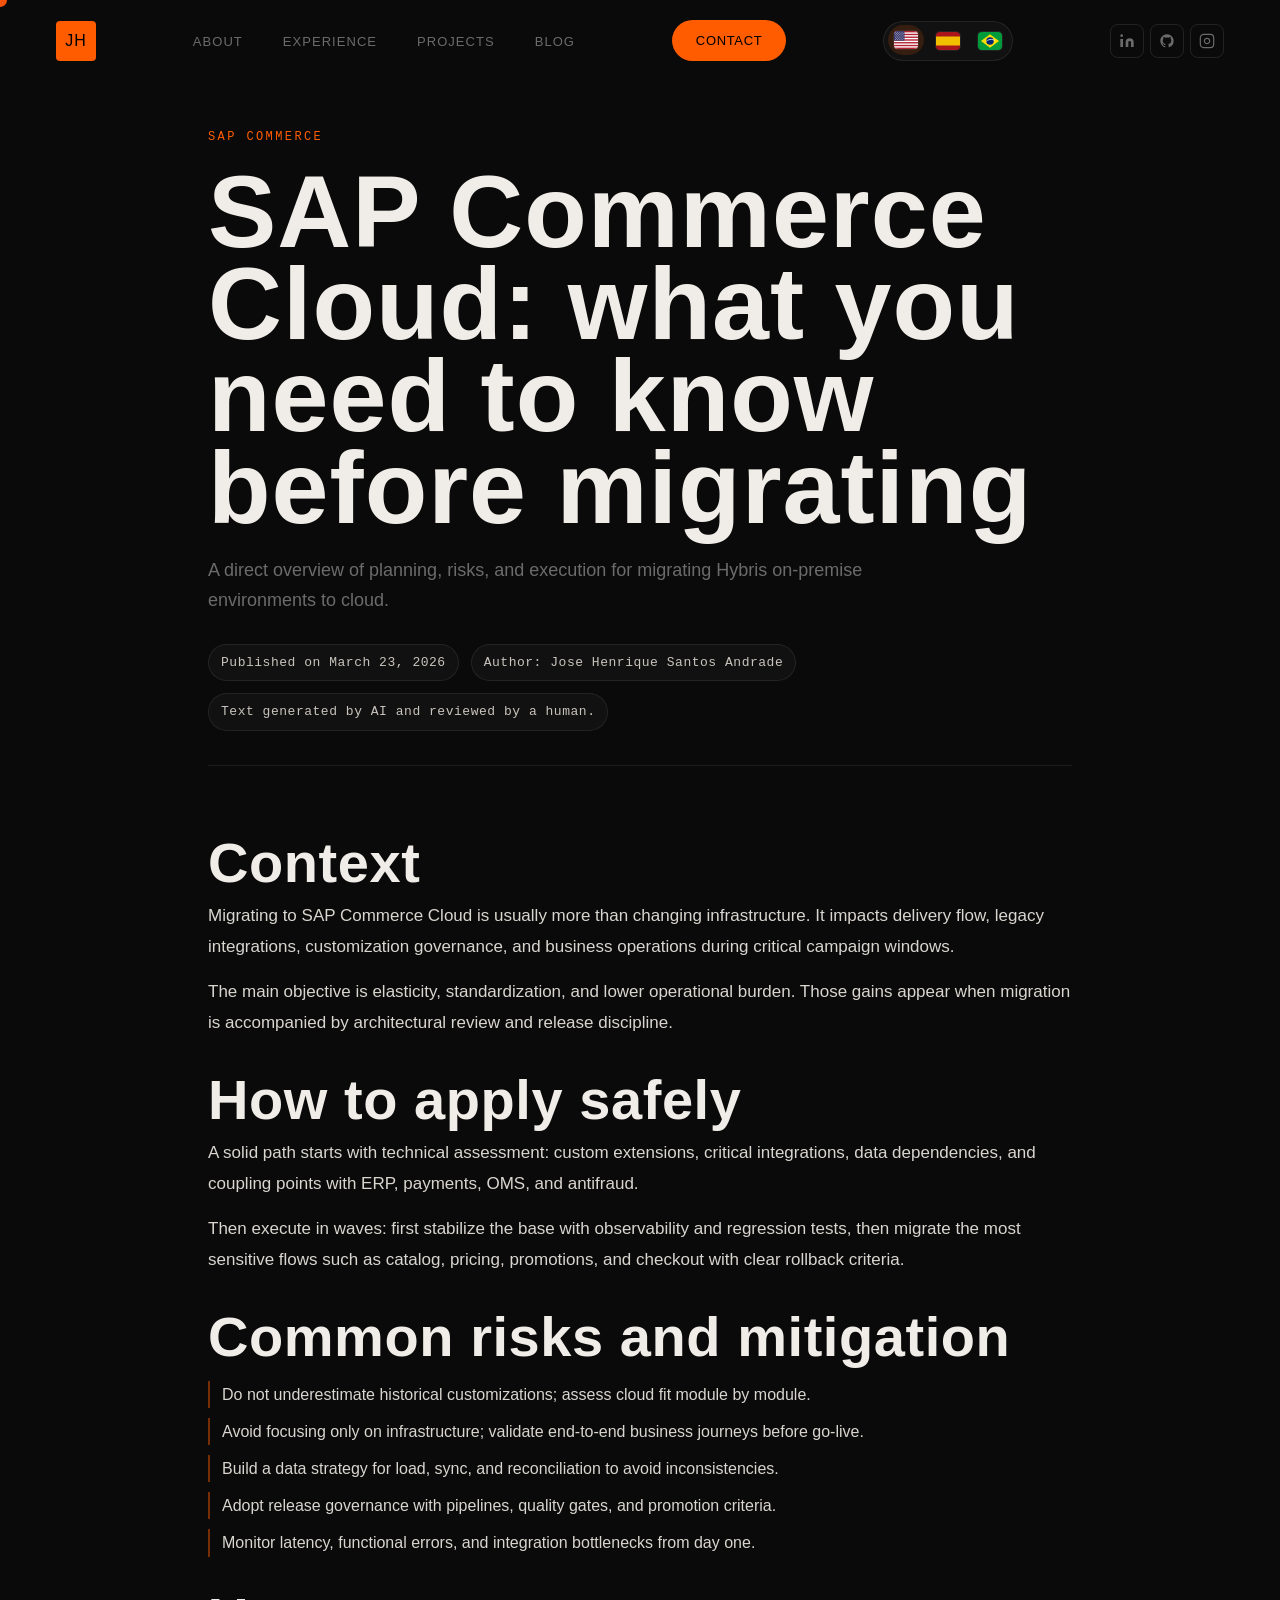
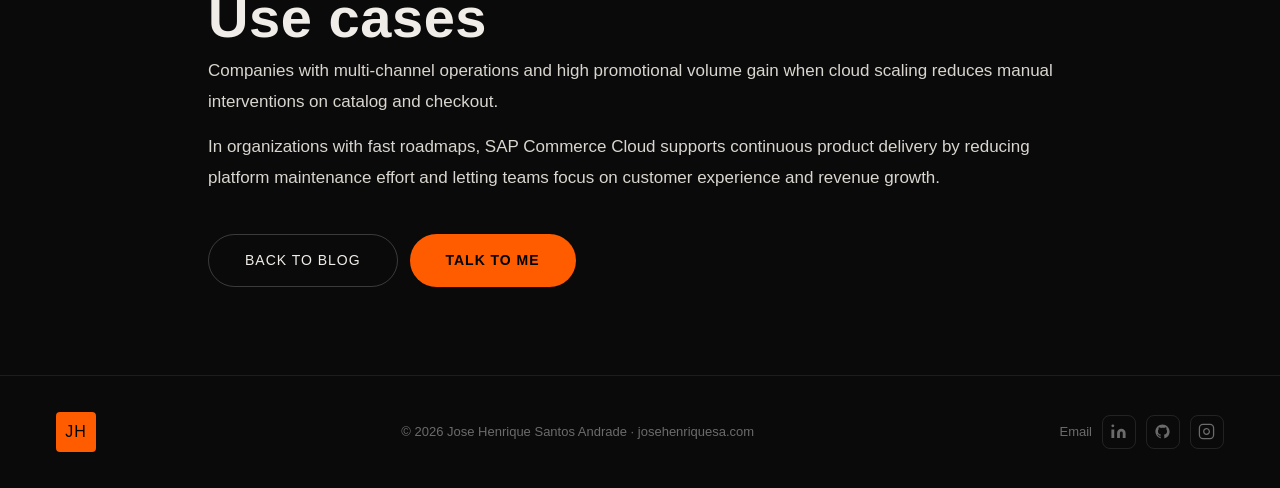
<file: Blog/Posts/2026-03-23/blog-sap-commerce-cloud-migracao.html>
<!DOCTYPE html>
<html lang="pt-BR">
<head>
  <meta charset="UTF-8" />
  <meta name="viewport" content="width=device-width, initial-scale=1.0" />
  <meta name="referrer" content="strict-origin-when-cross-origin" />
  <meta http-equiv="Content-Security-Policy" content="default-src 'self'; base-uri 'self'; object-src 'none'; frame-ancestors 'none'; script-src 'self' 'unsafe-inline'; style-src 'self' 'unsafe-inline' https://fonts.googleapis.com; img-src 'self' data: https:; font-src 'self' https://fonts.gstatic.com data:; connect-src 'self' https://formspree.io; form-action 'self' https://formspree.io mailto:; upgrade-insecure-requests" />
  <title>SAP Commerce Cloud: o que você precisa saber antes de migrar | Jose Henrique</title>
  <meta name="description" content="Entenda o contexto, os impactos e os casos de uso da migração de SAP Commerce on-premise para SAP Commerce Cloud." />
  <link rel="canonical" href="https://josehenriquesa.com/Blog/Posts/2026-03-23/blog-sap-commerce-cloud-migracao.html" />
  <meta name="robots" content="index, follow, max-image-preview:large" />
  <meta property="og:locale" content="pt_BR" />
  <meta property="og:type" content="article" />
  <meta property="og:title" content="SAP Commerce Cloud: o que voce precisa saber antes de migrar | Jose Henrique" />
  <meta property="og:description" content="Entenda contexto, impactos e casos de uso da migracao para SAP Commerce Cloud." />
  <meta property="og:url" content="https://josehenriquesa.com/Blog/Posts/2026-03-23/blog-sap-commerce-cloud-migracao.html" />
  <meta property="og:site_name" content="Jose Henrique Santos Andrade" />
  <meta property="og:image" content="https://josehenriquesa.com/images/jose-henrique-social.png" />
  <meta name="twitter:card" content="summary_large_image" />
  <meta name="twitter:title" content="SAP Commerce Cloud: o que voce precisa saber antes de migrar | Jose Henrique" />
  <meta name="twitter:description" content="Entenda contexto, impactos e casos de uso da migracao para SAP Commerce Cloud." />
  <meta name="twitter:image" content="https://josehenriquesa.com/images/jose-henrique-social.png" />
  <link rel="alternate" hreflang="pt-BR" href="https://josehenriquesa.com/Blog/Posts/2026-03-23/blog-sap-commerce-cloud-migracao.html" />
  <link rel="alternate" hreflang="x-default" href="https://josehenriquesa.com/Blog/Posts/2026-03-23/blog-sap-commerce-cloud-migracao.html" />
  <link rel="icon" type="image/svg+xml" href="/images/favicon.svg" />
  <link rel="icon" type="image/x-icon" href="/favicon.ico" />
  <link rel="icon" type="image/png" sizes="32x32" href="/images/favicon-32.png" />
  <link rel="icon" type="image/png" sizes="16x16" href="/images/favicon-16.png" />
  <meta name="theme-color" content="#FF5C00" />
  <link rel="preconnect" href="https://fonts.googleapis.com" />
  <link rel="preconnect" href="https://fonts.gstatic.com" crossorigin />
  <link href="https://fonts.googleapis.com/css2?family=Bebas+Neue&family=DM+Sans:ital,wght@0,300;0,400;0,500;0,600;1,300&family=Space+Mono:wght@400;700&display=swap" rel="stylesheet" />
  <link rel="stylesheet" href="/css/style.css" />
  <link rel="stylesheet" href="/css/header-controls.css" />
  <link rel="stylesheet" href="/css/article.css" />
<script type="application/ld+json">
{
  "@context": "https://schema.org",
  "@type": "BlogPosting",
  "headline": "SAP Commerce Cloud: o que voce precisa saber antes de migrar | Jose Henrique",
  "description": "Entenda contexto, impactos e casos de uso da migracao para SAP Commerce Cloud.",
  "datePublished": "2026-03-23",
  "dateModified": "2026-03-23",
  "author": {
    "@type": "Person",
    "name": "Jose Henrique Santos Andrade"
  },
  "publisher": {
    "@type": "Person",
    "name": "Jose Henrique Santos Andrade"
  },
  "mainEntityOfPage": {
    "@type": "WebPage",
    "@id": "https://josehenriquesa.com/Blog/Posts/2026-03-23/blog-sap-commerce-cloud-migracao.html"
  },
  "url": "https://josehenriquesa.com/Blog/Posts/2026-03-23/blog-sap-commerce-cloud-migracao.html",
  "inLanguage": "pt-BR"
}
</script>
</head>
<body data-page="article">
  <div id="cur" aria-hidden="true"></div>

  <header id="nav">
    <div class="nav-inner">
      <a href="/index.html" class="logo" aria-label="Início">
        <span class="logo-box">JH</span>
      </a>
      <nav aria-label="Menu">
        <ul class="nav-links">
          <li><a href="/index.html#sobre">Sobre</a></li>
          <li><a href="/index.html#experiencia">Experiência</a></li>
          <li><a href="/index.html#projetos">Projetos</a></li>
          <li><a href="/index.html#blog">Blog</a></li>
        </ul>
      </nav>

      <a href="/contato.html" class="nav-cta">Contato <span aria-hidden="true">&#x2192;</span></a>
      <div class="lang-switcher" aria-label="Idiomas">
        <button type="button" class="lang-btn active" data-lang="en" aria-pressed="true" aria-label="English" title="English"><img src="/images/flag-us.svg" alt="" class="flag-icon" /></button>
        <button type="button" class="lang-btn" data-lang="es" aria-pressed="false" aria-label="Español" title="Español"><img src="/images/flag-es.svg" alt="" class="flag-icon" /></button>
        <button type="button" class="lang-btn" data-lang="pt" aria-pressed="false" aria-label="Português" title="Português"><img src="/images/flag-br.svg" alt="" class="flag-icon" /></button>
      </div>
      <div class="nav-socials" aria-label="Redes sociais">
        <a href="https://www.linkedin.com/in/jose-henrique-dev-java/" target="_blank" rel="noopener noreferrer" class="nav-soc" aria-label="LinkedIn">
          <svg width="16" height="16" fill="currentColor" viewBox="0 0 24 24"><path d="M16 8a6 6 0 016 6v7h-4v-7a2 2 0 00-2-2 2 2 0 00-2 2v7h-4v-7a6 6 0 016-6zM2 9h4v12H2z"/><circle cx="4" cy="4" r="2"/></svg>
        </a>
        <a href="https://github.com/jhenrique" target="_blank" rel="noopener noreferrer" class="nav-soc" aria-label="GitHub">
          <svg width="16" height="16" fill="currentColor" viewBox="0 0 24 24"><path d="M12 2C6.477 2 2 6.484 2 12.017c0 4.425 2.865 8.18 6.839 9.504.5.092.682-.217.682-.483 0-.237-.008-.868-.013-1.703-2.782.605-3.369-1.343-3.369-1.343-.454-1.158-1.11-1.466-1.11-1.466-.908-.62.069-.608.069-.608 1.003.07 1.531 1.032 1.531 1.032.892 1.53 2.341 1.088 2.91.832.092-.647.35-1.088.636-1.338-2.22-.253-4.555-1.113-4.555-4.951 0-1.093.39-1.988 1.029-2.688-.103-.253-.446-1.272.098-2.65 0 0 .84-.27 2.75 1.026A9.564 9.564 0 0112 6.844c.85.004 1.705.115 2.504.337 1.909-1.296 2.747-1.027 2.747-1.027.546 1.379.202 2.398.1 2.651.64.7 1.028 1.595 1.028 2.688 0 3.848-2.339 4.695-4.566 4.943.359.309.678.92.678 1.855 0 1.338-.012 2.419-.012 2.747 0 .268.18.58.688.482A10.019 10.019 0 0022 12.017C22 6.484 17.522 2 12 2z"/></svg>
        </a>
        <a href="https://www.instagram.com/jhenrique_sa/" target="_blank" rel="noopener noreferrer" class="nav-soc" aria-label="Instagram">
          <svg width="16" height="16" fill="none" stroke="currentColor" stroke-width="1.8" viewBox="0 0 24 24"><rect x="2" y="2" width="20" height="20" rx="5" ry="5"/><path d="M16 11.37A4 4 0 1112.63 8 4 4 0 0116 11.37z"/><line x1="17.5" y1="6.5" x2="17.51" y2="6.5"/></svg>
        </a>
      </div>
      <button class="burger" id="burger" aria-label="Menu" aria-expanded="false">
        <span></span><span></span>
      </button>
    </div>
  </header>

  <div class="mob-overlay" id="mobMenu">
    <button class="mob-close" id="mobClose" aria-label="Fechar menu">&#x2715;</button>
    <nav><ul>
      <li><a href="/index.html#sobre" class="mob-link">Sobre</a></li>
      <li><a href="/index.html#experiencia" class="mob-link">Experiência</a></li>
      <li><a href="/index.html#projetos" class="mob-link">Projetos</a></li>
      <li><a href="/index.html#blog" class="mob-link">Blog</a></li>
      <li><a href="/contato.html" class="mob-link">Contato</a></li>
    </ul></nav>
  </div>

  <main class="article-main">
    <article class="article-shell">
      <p class="article-label ri">SAP Commerce</p>
      <h1 class="article-title ri">SAP Commerce Cloud: o que você precisa saber antes de migrar</h1>
      <p class="article-sub ri">Um panorama direto sobre planejamento, riscos e execução da migração de ambientes Hybris on-premise para cloud.</p>

      <div class="article-meta ri">
        <span>Publicado em 23 de março de 2026</span>
        <span>Autor: Jose Henrique Santos Andrade</span>
        <span>Texto gerado por IA e revisado por um humano.</span>
      </div>

      <div class="article-content">
        <h2 class="ri">Contexto</h2>
        <p class="ri">Migrar para SAP Commerce Cloud normalmente não é apenas trocar infraestrutura. Na prática, a mudança afeta ciclo de entrega, integração com sistemas legados, governança de customizações e operação do negócio em janelas críticas como campanhas e datas sazonais.</p>
        <p class="ri">O principal objetivo é ganhar elasticidade, padronização e menor esforço operacional de base. Mas esses ganhos só aparecem quando a migração vem acompanhada de revisão arquitetural e disciplina de release.</p>

        <h2 class="ri">Como aplicar com segurança</h2>
        <p class="ri">Um caminho sólido começa por assessment técnico: mapear extensões customizadas, integrações críticas, dependências de dados e pontos de acoplamento com ERP, pagamentos, OMS e antifraude. Esse inventário define o que pode ser modernizado, o que deve ser reescrito e o que permanece como está no primeiro momento.</p>
        <p class="ri">Depois, vale trabalhar em ondas. Primeiro uma base estável com observabilidade e testes de regressão. Em seguida, migração dos fluxos mais sensíveis (catálogo, preços, promoções, checkout) com plano de rollback claro e critérios objetivos de aceite.</p>

        <h2 class="ri">Riscos comuns e mitigação</h2>
        <ul class="ri">
          <li>Subestimar customizações históricas: tratar cada módulo com análise de aderência ao padrão cloud.</li>
          <li>Foco excessivo em infraestrutura e pouco em fluxo de negócio: validar jornadas ponta a ponta antes do go-live.</li>
          <li>Ausência de estratégia de dados: planejar carga, sincronização e reconciliação para evitar inconsistências.</li>
          <li>Falta de governança de release: adotar pipelines, quality gates e critérios de promoção entre ambientes.</li>
          <li>Operação sem telemetria adequada: monitorar latência, erro funcional e gargalos de integração desde o início.</li>
        </ul>

        <h2 class="ri">Casos de uso</h2>
        <p class="ri">Empresas com múltiplos canais e alto volume promocional ganham muito quando a cloud permite escalar catálogo e checkout sem intervenção manual. Em operações B2B, o benefício aparece na previsibilidade de desempenho para negociações com regras complexas de preço.</p>
        <p class="ri">Em organizações com roadmap acelerado, SAP Commerce Cloud também facilita o modelo de produto contínuo: menos esforço com manutenção de base e mais energia do time voltada para experiência de compra e crescimento de receita.</p>

        <div class="article-actions ri">
          <a href="/index.html#blog" class="btn-ghost">Voltar para o Blog</a>
          <a href="/contato.html" class="btn-fill">Falar comigo <span aria-hidden="true">&#x2192;</span></a>
        </div>
      </div>
    </article>
  </main>

  <footer>
    <div class="footer-inner">
      <a href="/index.html" class="logo"><span class="logo-box">JH</span></a>
      <p>&#169; 2026 Jose Henrique Santos Andrade · josehenriquesa.com</p>
      <div class="footer-links">
        <a href="mailto:henrique.lavras@gmail.com" aria-label="Email">Email</a>
        <a href="https://www.linkedin.com/in/jose-henrique-dev-java/" target="_blank" rel="noopener noreferrer" class="footer-soc" aria-label="LinkedIn">
          <svg width="17" height="17" fill="currentColor" viewBox="0 0 24 24"><path d="M16 8a6 6 0 016 6v7h-4v-7a2 2 0 00-2-2 2 2 0 00-2 2v7h-4v-7a6 6 0 016-6zM2 9h4v12H2z"/><circle cx="4" cy="4" r="2"/></svg>
        </a>
        <a href="https://github.com/jhenrique" target="_blank" rel="noopener noreferrer" class="footer-soc" aria-label="GitHub">
          <svg width="17" height="17" fill="currentColor" viewBox="0 0 24 24"><path d="M12 2C6.477 2 2 6.484 2 12.017c0 4.425 2.865 8.18 6.839 9.504.5.092.682-.217.682-.483 0-.237-.008-.868-.013-1.703-2.782.605-3.369-1.343-3.369-1.343-.454-1.158-1.11-1.466-1.11-1.466-.908-.62.069-.608.069-.608 1.003.07 1.531 1.032 1.531 1.032.892 1.53 2.341 1.088 2.91.832.092-.647.35-1.088.636-1.338-2.22-.253-4.555-1.113-4.555-4.951 0-1.093.39-1.988 1.029-2.688-.103-.253-.446-1.272.098-2.65 0 0 .84-.27 2.75 1.026A9.564 9.564 0 0112 6.844c.85.004 1.705.115 2.504.337 1.909-1.296 2.747-1.027 2.747-1.027.546 1.379.202 2.398.1 2.651.64.7 1.028 1.595 1.028 2.688 0 3.848-2.339 4.695-4.566 4.943.359.309.678.92.678 1.855 0 1.338-.012 2.419-.012 2.747 0 .268.18.58.688.482A10.019 10.019 0 0022 12.017C22 6.484 17.522 2 12 2z"/></svg>
        </a>
        <a href="https://www.instagram.com/jhenrique_sa/" target="_blank" rel="noopener noreferrer" class="footer-soc" aria-label="Instagram">
          <svg width="17" height="17" fill="none" stroke="currentColor" stroke-width="1.8" viewBox="0 0 24 24"><rect x="2" y="2" width="20" height="20" rx="5" ry="5"/><path d="M16 11.37A4 4 0 1112.63 8 4 4 0 0116 11.37z"/><line x1="17.5" y1="6.5" x2="17.51" y2="6.5"/></svg>
        </a>
      </div>
    </div>
  </footer>

  <script src="/js/site-effects.js" defer></script>
  <script src="/js/main.js" defer></script>
  <script src="/js/i18n.js" defer></script>
</body>
</html>
</file>
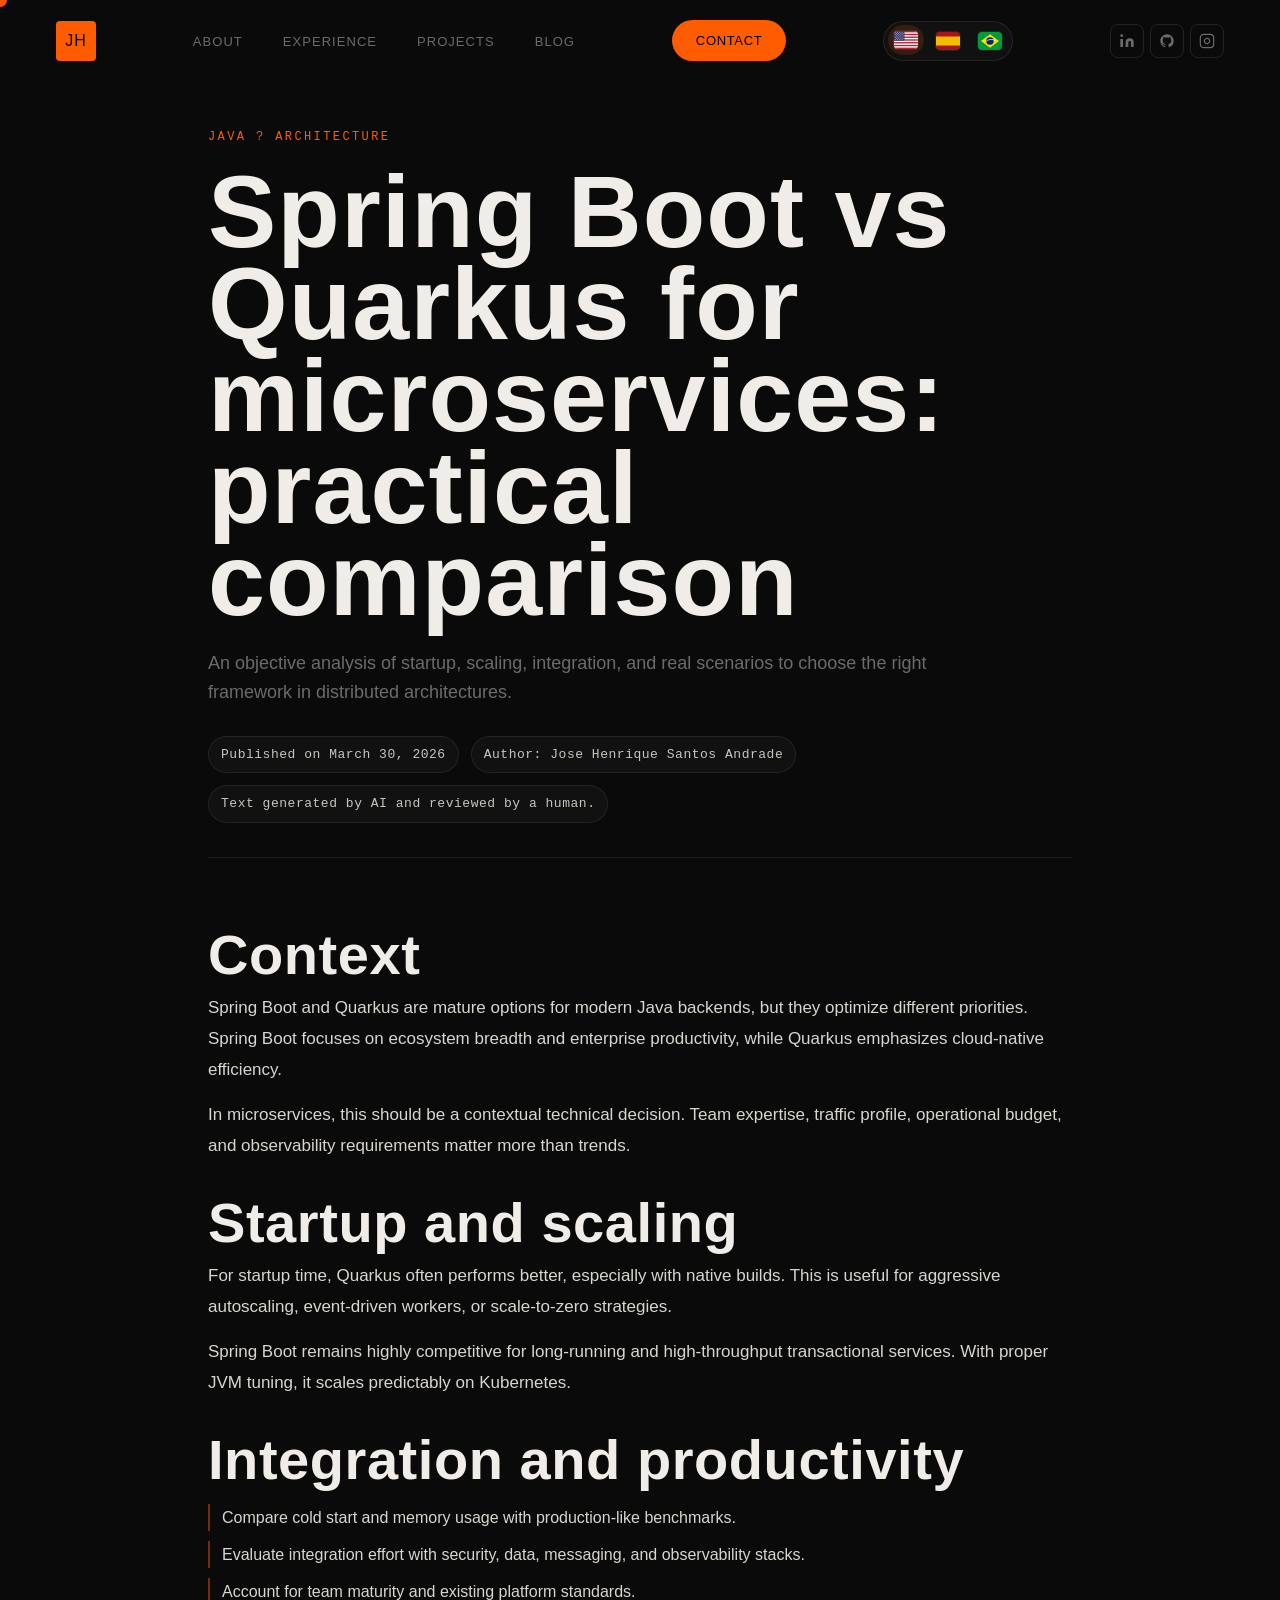
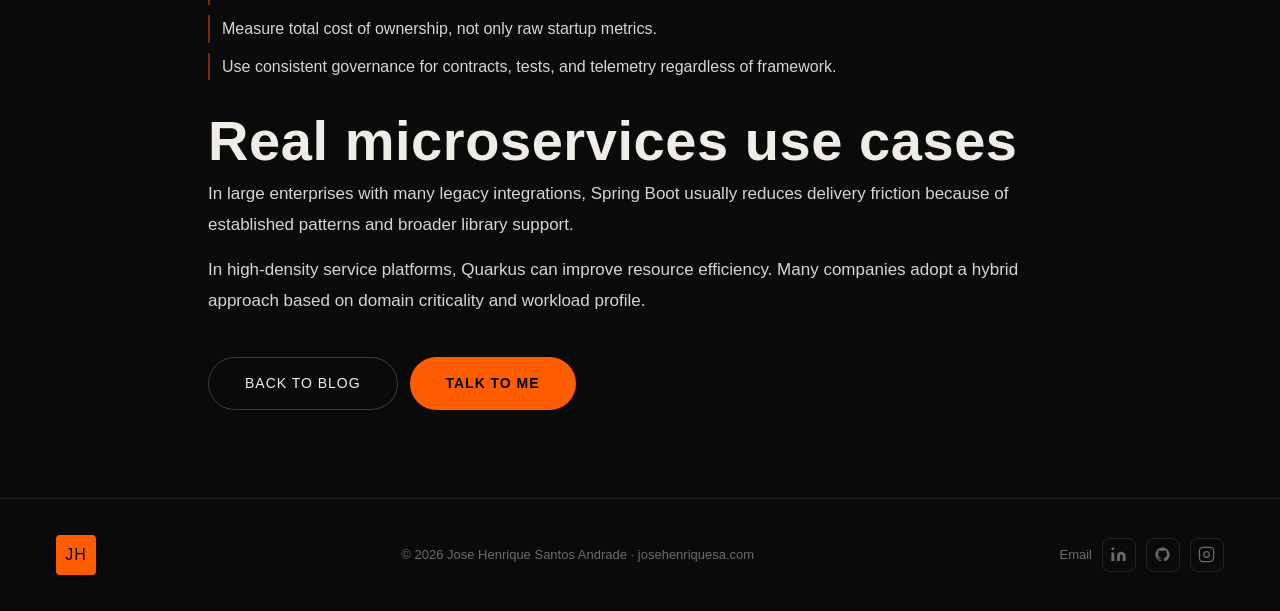
<file: Blog/Posts/2026-03-30/blog-spring-boot-vs-quarkus-microservicos.html>
<!DOCTYPE html>
<html lang="pt-BR">
<head>
  <meta charset="UTF-8" />
  <meta name="viewport" content="width=device-width, initial-scale=1.0" />
  <meta name="referrer" content="strict-origin-when-cross-origin" />
  <meta http-equiv="Content-Security-Policy" content="default-src 'self'; base-uri 'self'; object-src 'none'; frame-ancestors 'none'; script-src 'self' 'unsafe-inline'; style-src 'self' 'unsafe-inline' https://fonts.googleapis.com; img-src 'self' data: https:; font-src 'self' https://fonts.gstatic.com data:; connect-src 'self' https://formspree.io; form-action 'self' https://formspree.io mailto:; upgrade-insecure-requests" />
  <title>Spring Boot vs Quarkus em microsserviços: comparação prática | Jose Henrique</title>
  <meta name="description" content="Comparação prática entre Spring Boot e Quarkus em arquiteturas de microsserviços: inicialização, escala, integração e casos reais." />
  <link rel="canonical" href="https://josehenriquesa.com/Blog/Posts/2026-03-30/blog-spring-boot-vs-quarkus-microservicos.html" />
  <meta name="robots" content="index, follow, max-image-preview:large" />
  <meta property="og:locale" content="pt_BR" />
  <meta property="og:type" content="article" />
  <meta property="og:title" content="Spring Boot vs Quarkus em microsserviços: comparação prática | Jose Henrique" />
  <meta property="og:description" content="Comparação prática entre Spring Boot e Quarkus em arquiteturas de microsserviços: inicialização, escala, integração e casos reais." />
  <meta property="og:url" content="https://josehenriquesa.com/Blog/Posts/2026-03-30/blog-spring-boot-vs-quarkus-microservicos.html" />
  <meta property="og:site_name" content="Jose Henrique Santos Andrade" />
  <meta property="og:image" content="https://josehenriquesa.com/images/jose-henrique-social.png" />
  <meta name="twitter:card" content="summary_large_image" />
  <meta name="twitter:title" content="Spring Boot vs Quarkus em microsserviços: comparação prática | Jose Henrique" />
  <meta name="twitter:description" content="Comparação prática entre Spring Boot e Quarkus em arquiteturas de microsserviços: inicialização, escala, integração e casos reais." />
  <meta name="twitter:image" content="https://josehenriquesa.com/images/jose-henrique-social.png" />
  <link rel="alternate" hreflang="pt-BR" href="https://josehenriquesa.com/Blog/Posts/2026-03-30/blog-spring-boot-vs-quarkus-microservicos.html" />
  <link rel="alternate" hreflang="x-default" href="https://josehenriquesa.com/Blog/Posts/2026-03-30/blog-spring-boot-vs-quarkus-microservicos.html" />
  <link rel="icon" type="image/svg+xml" href="/images/favicon.svg" />
  <link rel="icon" type="image/x-icon" href="/favicon.ico" />
  <link rel="icon" type="image/png" sizes="32x32" href="/images/favicon-32.png" />
  <link rel="icon" type="image/png" sizes="16x16" href="/images/favicon-16.png" />
  <meta name="theme-color" content="#FF5C00" />
  <link rel="preconnect" href="https://fonts.googleapis.com" />
  <link rel="preconnect" href="https://fonts.gstatic.com" crossorigin />
  <link href="https://fonts.googleapis.com/css2?family=Bebas+Neue&family=DM+Sans:ital,wght@0,300;0,400;0,500;0,600;1,300&family=Space+Mono:wght@400;700&display=swap" rel="stylesheet" />
  <link rel="stylesheet" href="/css/style.css" />
  <link rel="stylesheet" href="/css/header-controls.css" />
  <link rel="stylesheet" href="/css/article.css" />
<script type="application/ld+json">
{
  "@context": "https://schema.org",
  "@type": "BlogPosting",
  "headline": "Spring Boot vs Quarkus em microsserviços: comparação prática | Jose Henrique",
  "description": "Comparação prática entre Spring Boot e Quarkus em arquiteturas de microsserviços: inicialização, escala, integração e casos reais.",
  "datePublished": "2026-03-30",
  "dateModified": "2026-03-30",
  "author": {
    "@type": "Person",
    "name": "Jose Henrique Santos Andrade"
  },
  "publisher": {
    "@type": "Person",
    "name": "Jose Henrique Santos Andrade"
  },
  "mainEntityOfPage": {
    "@type": "WebPage",
    "@id": "https://josehenriquesa.com/Blog/Posts/2026-03-30/blog-spring-boot-vs-quarkus-microservicos.html"
  },
  "url": "https://josehenriquesa.com/Blog/Posts/2026-03-30/blog-spring-boot-vs-quarkus-microservicos.html",
  "inLanguage": "pt-BR"
}
</script>
</head>
<body data-page="article">
  <div id="cur" aria-hidden="true"></div>

  <header id="nav">
    <div class="nav-inner">
      <a href="/index.html" class="logo" aria-label="Início">
        <span class="logo-box">JH</span>
      </a>
      <nav aria-label="Menu">
        <ul class="nav-links">
          <li><a href="/index.html#sobre">Sobre</a></li>
          <li><a href="/index.html#experiencia">Experiência</a></li>
          <li><a href="/index.html#projetos">Projetos</a></li>
          <li><a href="/index.html#blog">Blog</a></li>
        </ul>
      </nav>

      <a href="/contato.html" class="nav-cta">Contato <span aria-hidden="true">&#x2192;</span></a>
      <div class="lang-switcher" aria-label="Idiomas">
        <button type="button" class="lang-btn active" data-lang="en" aria-pressed="true" aria-label="English" title="English"><img src="/images/flag-us.svg" alt="" class="flag-icon" /></button>
        <button type="button" class="lang-btn" data-lang="es" aria-pressed="false" aria-label="Español" title="Español"><img src="/images/flag-es.svg" alt="" class="flag-icon" /></button>
        <button type="button" class="lang-btn" data-lang="pt" aria-pressed="false" aria-label="Português" title="Português"><img src="/images/flag-br.svg" alt="" class="flag-icon" /></button>
      </div>
      <div class="nav-socials" aria-label="Redes sociais">
        <a href="https://www.linkedin.com/in/jose-henrique-dev-java/" target="_blank" rel="noopener noreferrer" class="nav-soc" aria-label="LinkedIn">
          <svg width="16" height="16" fill="currentColor" viewBox="0 0 24 24"><path d="M16 8a6 6 0 016 6v7h-4v-7a2 2 0 00-2-2 2 2 0 00-2 2v7h-4v-7a6 6 0 016-6zM2 9h4v12H2z"/><circle cx="4" cy="4" r="2"/></svg>
        </a>
        <a href="https://github.com/jhenrique" target="_blank" rel="noopener noreferrer" class="nav-soc" aria-label="GitHub">
          <svg width="16" height="16" fill="currentColor" viewBox="0 0 24 24"><path d="M12 2C6.477 2 2 6.484 2 12.017c0 4.425 2.865 8.18 6.839 9.504.5.092.682-.217.682-.483 0-.237-.008-.868-.013-1.703-2.782.605-3.369-1.343-3.369-1.343-.454-1.158-1.11-1.466-1.11-1.466-.908-.62.069-.608.069-.608 1.003.07 1.531 1.032 1.531 1.032.892 1.53 2.341 1.088 2.91.832.092-.647.35-1.088.636-1.338-2.22-.253-4.555-1.113-4.555-4.951 0-1.093.39-1.988 1.029-2.688-.103-.253-.446-1.272.098-2.65 0 0 .84-.27 2.75 1.026A9.564 9.564 0 0112 6.844c.85.004 1.705.115 2.504.337 1.909-1.296 2.747-1.027 2.747-1.027.546 1.379.202 2.398.1 2.651.64.7 1.028 1.595 1.028 2.688 0 3.848-2.339 4.695-4.566 4.943.359.309.678.92.678 1.855 0 1.338-.012 2.419-.012 2.747 0 .268.18.58.688.482A10.019 10.019 0 0022 12.017C22 6.484 17.522 2 12 2z"/></svg>
        </a>
        <a href="https://www.instagram.com/jhenrique_sa/" target="_blank" rel="noopener noreferrer" class="nav-soc" aria-label="Instagram">
          <svg width="16" height="16" fill="none" stroke="currentColor" stroke-width="1.8" viewBox="0 0 24 24"><rect x="2" y="2" width="20" height="20" rx="5" ry="5"/><path d="M16 11.37A4 4 0 1112.63 8 4 4 0 0116 11.37z"/><line x1="17.5" y1="6.5" x2="17.51" y2="6.5"/></svg>
        </a>
      </div>
      <button class="burger" id="burger" aria-label="Menu" aria-expanded="false">
        <span></span><span></span>
      </button>
    </div>
  </header>

  <div class="mob-overlay" id="mobMenu">
    <button class="mob-close" id="mobClose" aria-label="Fechar menu">&#x2715;</button>
    <nav><ul>
      <li><a href="/index.html#sobre" class="mob-link">Sobre</a></li>
      <li><a href="/index.html#experiencia" class="mob-link">Experiência</a></li>
      <li><a href="/index.html#projetos" class="mob-link">Projetos</a></li>
      <li><a href="/index.html#blog" class="mob-link">Blog</a></li>
      <li><a href="/contato.html" class="mob-link">Contato</a></li>
    </ul></nav>
  </div>

  <main class="article-main">
    <article class="article-shell">
      <p class="article-label ri">Java · Backend</p>
      <h1 class="article-title ri">Spring Boot vs Quarkus em microsserviços: comparação prática</h1>
      <p class="article-sub ri">Uma análise objetiva sobre inicialização, escala, integração e cenários reais para escolher o framework certo em arquiteturas distribuídas.</p>

      <div class="article-meta ri">
        <span>Publicado em 30 de março de 2026</span>
        <span>Autor: Jose Henrique Santos Andrade</span>
        <span>Texto gerado por IA e revisado por um humano.</span>
      </div>

      <div class="article-content">
        <h2 class="ri">Contexto</h2>
        <p class="ri">Spring Boot e Quarkus são duas abordagens maduras para backend Java moderno, mas com propostas diferentes. O Spring Boot prioriza ecossistema amplo, produtividade corporativa e integração com um conjunto enorme de soluções já consolidadas no mercado. O Quarkus nasce com foco em cloud-native, startup rápido e baixo consumo de memória, mirando especialmente ambientes com alta densidade de serviços.</p>
        <p class="ri">Em microsserviços, a escolha não deve ser ideológica. Ela precisa considerar perfil de carga, orçamento de infraestrutura, experiência do time, requisitos de observabilidade e estratégia de evolução da plataforma.</p>

        <h2 class="ri">Inicialização e escala</h2>
        <p class="ri">No tempo de inicialização, Quarkus tende a se destacar, principalmente quando combinado com build nativo via GraalVM. Isso pode reduzir cold start e melhorar elasticidade em cenários de auto-scaling agressivo. Em plataformas com scale-to-zero, jobs efêmeros ou workloads event-driven, essa vantagem é bastante relevante.</p>
        <p class="ri">Spring Boot, por outro lado, mantém desempenho consistente em serviços de longa duração e grande volume transacional. Com tuning adequado de JVM, pool de conexões e telemetria, ele escala muito bem em Kubernetes para APIs de negócio críticas e fluxos com alta previsibilidade de tráfego.</p>

        <h2 class="ri">Integração e produtividade</h2>
        <ul class="ri">
          <li>Spring Boot oferece ecossistema extenso (Spring Data, Security, Cloud, Batch, Integration), acelerando integração com padrões enterprise já adotados.</li>
          <li>Quarkus tem excelente suporte para padrões cloud-native, dev mode rápido e integração forte com Kubernetes, OpenAPI e observabilidade moderna.</li>
          <li>Times com legado Spring geralmente migram com menor fricção usando Spring Boot, reaproveitando conhecimento, bibliotecas e práticas operacionais.</li>
          <li>Quarkus costuma gerar ganhos mais visíveis quando a arquitetura já foi desenhada para runtime leve e ciclo de deploy muito frequente.</li>
          <li>Em ambos, governança de contratos, testes automatizados e padrões de observabilidade são decisivos para o sucesso em produção.</li>
        </ul>

        <h2 class="ri">Casos reais de uso em microsserviços</h2>
        <p class="ri">Em ambientes corporativos com muitos sistemas legados e integrações complexas, Spring Boot costuma entregar melhor time-to-value por causa da maturidade do ecossistema e da facilidade para padronizar squads. Já em plataformas digitais com centenas de serviços pequenos, com forte pressão por eficiência de recursos, Quarkus pode reduzir custo operacional ao melhorar densidade por nó e tempo de resposta no scale-out.</p>
        <p class="ri">Na prática, várias empresas adotam estratégia híbrida: Spring Boot para domínios com maior complexidade de negócio e Quarkus para serviços mais leves, orientados a eventos ou com necessidade de startup extremamente rápido. A melhor decisão é orientada por métricas reais de latência, throughput, consumo e custo total de operação.</p>

        <div class="article-actions ri">
          <a href="/index.html#blog" class="btn-ghost">Voltar para o Blog</a>
          <a href="/contato.html" class="btn-fill">Falar comigo <span aria-hidden="true">&#x2192;</span></a>
        </div>
      </div>
    </article>
  </main>

  <footer>
    <div class="footer-inner">
      <a href="/index.html" class="logo"><span class="logo-box">JH</span></a>
      <p>&#169; 2026 Jose Henrique Santos Andrade · josehenriquesa.com</p>
      <div class="footer-links">
        <a href="mailto:henrique.lavras@gmail.com" aria-label="Email">Email</a>
        <a href="https://www.linkedin.com/in/jose-henrique-dev-java/" target="_blank" rel="noopener noreferrer" class="footer-soc" aria-label="LinkedIn">
          <svg width="17" height="17" fill="currentColor" viewBox="0 0 24 24"><path d="M16 8a6 6 0 016 6v7h-4v-7a2 2 0 00-2-2 2 2 0 00-2 2v7h-4v-7a6 6 0 016-6zM2 9h4v12H2z"/><circle cx="4" cy="4" r="2"/></svg>
        </a>
        <a href="https://github.com/jhenrique" target="_blank" rel="noopener noreferrer" class="footer-soc" aria-label="GitHub">
          <svg width="17" height="17" fill="currentColor" viewBox="0 0 24 24"><path d="M12 2C6.477 2 2 6.484 2 12.017c0 4.425 2.865 8.18 6.839 9.504.5.092.682-.217.682-.483 0-.237-.008-.868-.013-1.703-2.782.605-3.369-1.343-3.369-1.343-.454-1.158-1.11-1.466-1.11-1.466-.908-.62.069-.608.069-.608 1.003.07 1.531 1.032 1.531 1.032.892 1.53 2.341 1.088 2.91.832.092-.647.35-1.088.636-1.338-2.22-.253-4.555-1.113-4.555-4.951 0-1.093.39-1.988 1.029-2.688-.103-.253-.446-1.272.098-2.65 0 0 .84-.27 2.75 1.026A9.564 9.564 0 0112 6.844c.85.004 1.705.115 2.504.337 1.909-1.296 2.747-1.027 2.747-1.027.546 1.379.202 2.398.1 2.651.64.7 1.028 1.595 1.028 2.688 0 3.848-2.339 4.695-4.566 4.943.359.309.678.92.678 1.855 0 1.338-.012 2.419-.012 2.747 0 .268.18.58.688.482A10.019 10.019 0 0022 12.017C22 6.484 17.522 2 12 2z"/></svg>
        </a>
        <a href="https://www.instagram.com/jhenrique_sa/" target="_blank" rel="noopener noreferrer" class="footer-soc" aria-label="Instagram">
          <svg width="17" height="17" fill="none" stroke="currentColor" stroke-width="1.8" viewBox="0 0 24 24"><rect x="2" y="2" width="20" height="20" rx="5" ry="5"/><path d="M16 11.37A4 4 0 1112.63 8 4 4 0 0116 11.37z"/><line x1="17.5" y1="6.5" x2="17.51" y2="6.5"/></svg>
        </a>
      </div>
    </div>
  </footer>

  <script src="/js/site-effects.js" defer></script>
  <script src="/js/main.js" defer></script>
  <script src="/js/i18n.js" defer></script>
</body>
</html>
</file>
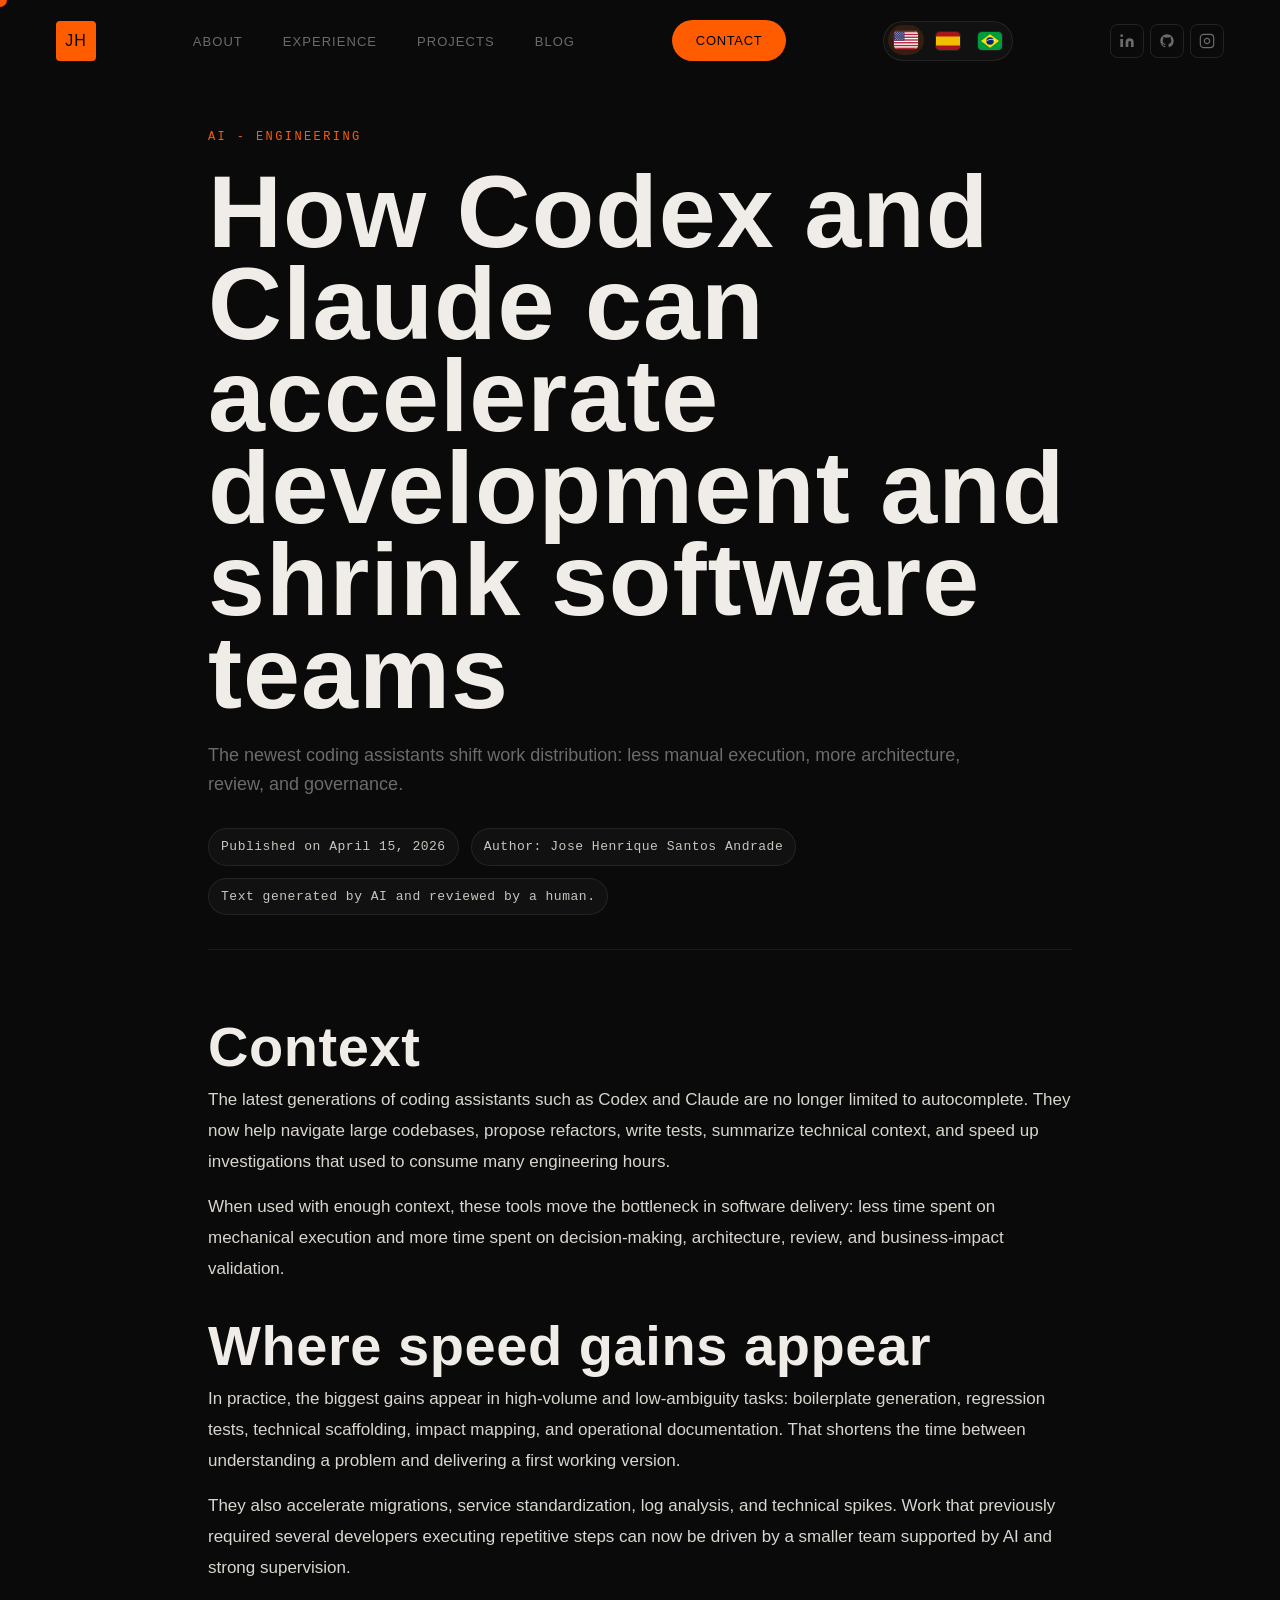
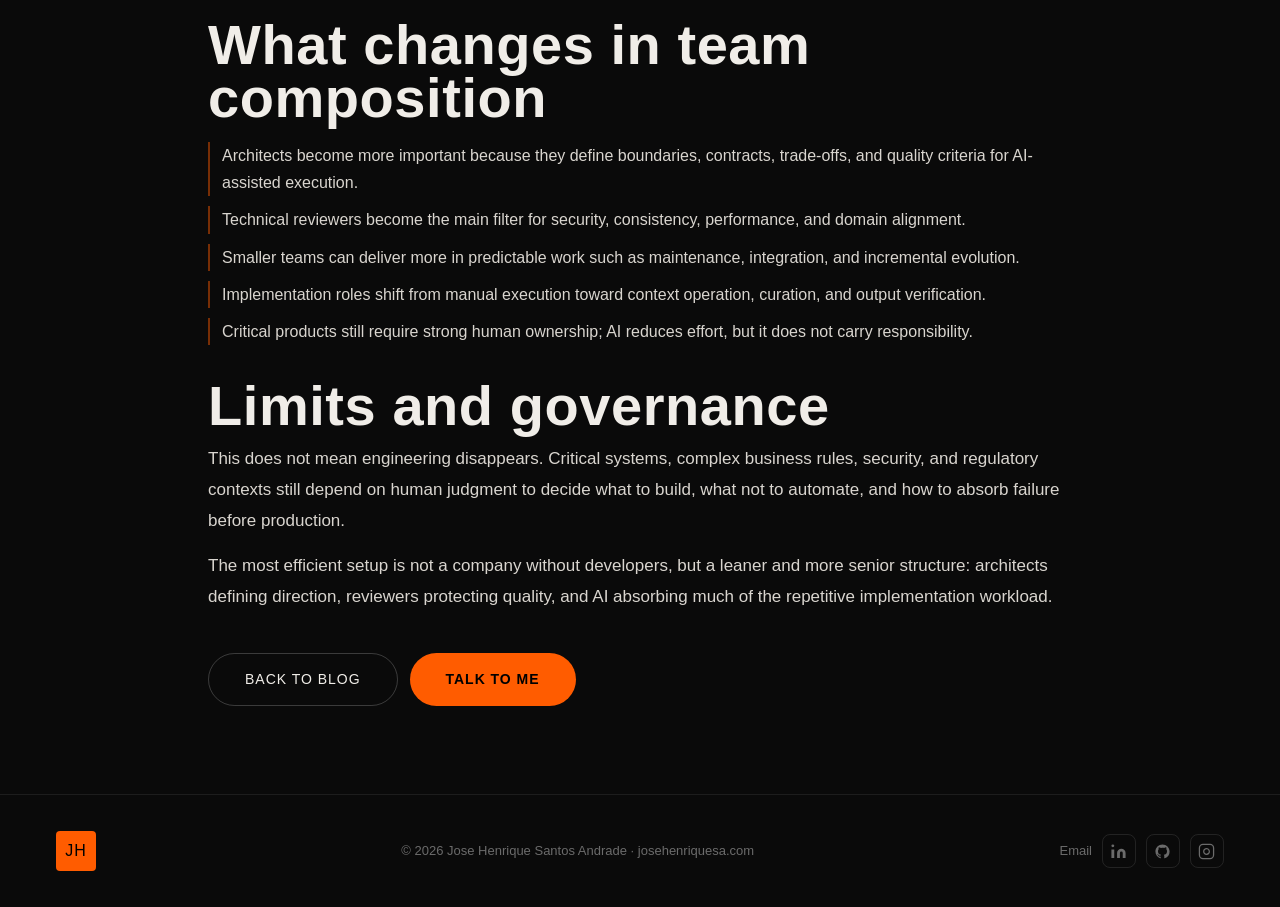
<file: Blog/Posts/2026-04-15/blog-ia-codex-claude-equipes-software.html>
<!DOCTYPE html>
<html lang="pt-BR">
<head>
  <meta charset="UTF-8" />
  <meta name="viewport" content="width=device-width, initial-scale=1.0" />
  <meta name="referrer" content="strict-origin-when-cross-origin" />
  <meta http-equiv="Content-Security-Policy" content="default-src 'self'; base-uri 'self'; object-src 'none'; frame-ancestors 'none'; script-src 'self' 'unsafe-inline'; style-src 'self' 'unsafe-inline' https://fonts.googleapis.com; img-src 'self' data: https:; font-src 'self' https://fonts.gstatic.com data:; connect-src 'self' https://formspree.io; form-action 'self' https://formspree.io mailto:; upgrade-insecure-requests" />
  <title>Como Codex e Claude podem acelerar o desenvolvimento e enxugar times | Jose Henrique</title>
  <meta name="description" content="Como as novas gerações de assistentes de código aceleram entrega, mudam a composição dos times e reforçam o papel de arquitetos e revisores." />
  <link rel="canonical" href="https://josehenriquesa.com/Blog/Posts/2026-04-15/blog-ia-codex-claude-equipes-software.html" />
  <meta name="robots" content="index, follow, max-image-preview:large" />
  <meta property="og:locale" content="pt_BR" />
  <meta property="og:type" content="article" />
  <meta property="og:title" content="Como Codex e Claude podem acelerar o desenvolvimento e enxugar times | Jose Henrique" />
  <meta property="og:description" content="Como as novas gerações de assistentes de código aceleram entrega, mudam a composição dos times e reforçam o papel de arquitetos e revisores." />
  <meta property="og:url" content="https://josehenriquesa.com/Blog/Posts/2026-04-15/blog-ia-codex-claude-equipes-software.html" />
  <meta property="og:site_name" content="Jose Henrique Santos Andrade" />
  <meta property="og:image" content="https://josehenriquesa.com/images/jose-henrique-social.png" />
  <meta name="twitter:card" content="summary_large_image" />
  <meta name="twitter:title" content="Como Codex e Claude podem acelerar o desenvolvimento e enxugar times | Jose Henrique" />
  <meta name="twitter:description" content="Como as novas gerações de assistentes de código aceleram entrega, mudam a composição dos times e reforçam o papel de arquitetos e revisores." />
  <meta name="twitter:image" content="https://josehenriquesa.com/images/jose-henrique-social.png" />
  <link rel="alternate" hreflang="pt-BR" href="https://josehenriquesa.com/Blog/Posts/2026-04-15/blog-ia-codex-claude-equipes-software.html" />
  <link rel="alternate" hreflang="x-default" href="https://josehenriquesa.com/Blog/Posts/2026-04-15/blog-ia-codex-claude-equipes-software.html" />
  <link rel="icon" type="image/svg+xml" href="/images/favicon.svg" />
  <link rel="icon" type="image/x-icon" href="/favicon.ico" />
  <link rel="icon" type="image/png" sizes="32x32" href="/images/favicon-32.png" />
  <link rel="icon" type="image/png" sizes="16x16" href="/images/favicon-16.png" />
  <meta name="theme-color" content="#FF5C00" />
  <link rel="preconnect" href="https://fonts.googleapis.com" />
  <link rel="preconnect" href="https://fonts.gstatic.com" crossorigin />
  <link href="https://fonts.googleapis.com/css2?family=Bebas+Neue&family=DM+Sans:ital,wght@0,300;0,400;0,500;0,600;1,300&family=Space+Mono:wght@400;700&display=swap" rel="stylesheet" />
  <link rel="stylesheet" href="/css/style.css" />
  <link rel="stylesheet" href="/css/header-controls.css" />
  <link rel="stylesheet" href="/css/article.css" />
<script type="application/ld+json">
{
  "@context": "https://schema.org",
  "@type": "BlogPosting",
  "headline": "Como Codex e Claude podem acelerar o desenvolvimento e enxugar times | Jose Henrique",
  "description": "Como as novas gerações de assistentes de código aceleram entrega, mudam a composição dos times e reforçam o papel de arquitetos e revisores.",
  "datePublished": "2026-04-15",
  "dateModified": "2026-04-15",
  "author": {
    "@type": "Person",
    "name": "Jose Henrique Santos Andrade"
  },
  "publisher": {
    "@type": "Person",
    "name": "Jose Henrique Santos Andrade"
  },
  "mainEntityOfPage": {
    "@type": "WebPage",
    "@id": "https://josehenriquesa.com/Blog/Posts/2026-04-15/blog-ia-codex-claude-equipes-software.html"
  },
  "url": "https://josehenriquesa.com/Blog/Posts/2026-04-15/blog-ia-codex-claude-equipes-software.html",
  "inLanguage": "pt-BR"
}
</script>
</head>
<body data-page="article">
  <div id="cur" aria-hidden="true"></div>

  <header id="nav">
    <div class="nav-inner">
      <a href="/index.html" class="logo" aria-label="Início">
        <span class="logo-box">JH</span>
      </a>
      <nav aria-label="Menu">
        <ul class="nav-links">
          <li><a href="/index.html#sobre">Sobre</a></li>
          <li><a href="/index.html#experiencia">Experiência</a></li>
          <li><a href="/index.html#projetos">Projetos</a></li>
          <li><a href="/index.html#blog">Blog</a></li>
        </ul>
      </nav>

      <a href="/contato.html" class="nav-cta">Contato <span aria-hidden="true">&#x2192;</span></a>
      <div class="lang-switcher" aria-label="Idiomas">
        <button type="button" class="lang-btn active" data-lang="en" aria-pressed="true" aria-label="English" title="English"><img src="/images/flag-us.svg" alt="" class="flag-icon" /></button>
        <button type="button" class="lang-btn" data-lang="es" aria-pressed="false" aria-label="Español" title="Español"><img src="/images/flag-es.svg" alt="" class="flag-icon" /></button>
        <button type="button" class="lang-btn" data-lang="pt" aria-pressed="false" aria-label="Português" title="Português"><img src="/images/flag-br.svg" alt="" class="flag-icon" /></button>
      </div>
      <div class="nav-socials" aria-label="Redes sociais">
        <a href="https://www.linkedin.com/in/jose-henrique-dev-java/" target="_blank" rel="noopener noreferrer" class="nav-soc" aria-label="LinkedIn">
          <svg width="16" height="16" fill="currentColor" viewBox="0 0 24 24"><path d="M16 8a6 6 0 016 6v7h-4v-7a2 2 0 00-2-2 2 2 0 00-2 2v7h-4v-7a6 6 0 016-6zM2 9h4v12H2z"/><circle cx="4" cy="4" r="2"/></svg>
        </a>
        <a href="https://github.com/jhenrique" target="_blank" rel="noopener noreferrer" class="nav-soc" aria-label="GitHub">
          <svg width="16" height="16" fill="currentColor" viewBox="0 0 24 24"><path d="M12 2C6.477 2 2 6.484 2 12.017c0 4.425 2.865 8.18 6.839 9.504.5.092.682-.217.682-.483 0-.237-.008-.868-.013-1.703-2.782.605-3.369-1.343-3.369-1.343-.454-1.158-1.11-1.466-1.11-1.466-.908-.62.069-.608.069-.608 1.003.07 1.531 1.032 1.531 1.032.892 1.53 2.341 1.088 2.91.832.092-.647.35-1.088.636-1.338-2.22-.253-4.555-1.113-4.555-4.951 0-1.093.39-1.988 1.029-2.688-.103-.253-.446-1.272.098-2.65 0 0 .84-.27 2.75 1.026A9.564 9.564 0 0112 6.844c.85.004 1.705.115 2.504.337 1.909-1.296 2.747-1.027 2.747-1.027.546 1.379.202 2.398.1 2.651.64.7 1.028 1.595 1.028 2.688 0 3.848-2.339 4.695-4.566 4.943.359.309.678.92.678 1.855 0 1.338-.012 2.419-.012 2.747 0 .268.18.58.688.482A10.019 10.019 0 0022 12.017C22 6.484 17.522 2 12 2z"/></svg>
        </a>
        <a href="https://www.instagram.com/jhenrique_sa/" target="_blank" rel="noopener noreferrer" class="nav-soc" aria-label="Instagram">
          <svg width="16" height="16" fill="none" stroke="currentColor" stroke-width="1.8" viewBox="0 0 24 24"><rect x="2" y="2" width="20" height="20" rx="5" ry="5"/><path d="M16 11.37A4 4 0 1112.63 8 4 4 0 0116 11.37z"/><line x1="17.5" y1="6.5" x2="17.51" y2="6.5"/></svg>
        </a>
      </div>
      <button class="burger" id="burger" aria-label="Menu" aria-expanded="false">
        <span></span><span></span>
      </button>
    </div>
  </header>

  <div class="mob-overlay" id="mobMenu">
    <button class="mob-close" id="mobClose" aria-label="Fechar menu">&#x2715;</button>
    <nav><ul>
      <li><a href="/index.html#sobre" class="mob-link">Sobre</a></li>
      <li><a href="/index.html#experiencia" class="mob-link">Experiência</a></li>
      <li><a href="/index.html#projetos" class="mob-link">Projetos</a></li>
      <li><a href="/index.html#blog" class="mob-link">Blog</a></li>
      <li><a href="/contato.html" class="mob-link">Contato</a></li>
    </ul></nav>
  </div>

  <main class="article-main">
    <article class="article-shell">
      <p class="article-label ri">IA · Engenharia</p>
      <h1 class="article-title ri">Como Codex e Claude podem acelerar o desenvolvimento e enxugar times</h1>
      <p class="article-sub ri">As novas gerações de assistentes de código mudam a distribuição do trabalho: menos execução manual, mais arquitetura, revisão e governança.</p>

      <div class="article-meta ri">
        <span>Publicado em 15 de abril de 2026</span>
        <span>Autor: Jose Henrique Santos Andrade</span>
        <span>Texto gerado por IA e revisado por um humano.</span>
      </div>

      <div class="article-content">
        <h2 class="ri">Contexto</h2>
        <p class="ri">As novas versões de assistentes de código como Codex e Claude deixaram de ser apenas copilotos de autocomplete. Hoje ajudam a navegar bases grandes, propor refactors, escrever testes, resumir contexto técnico e acelerar investigações que antes consumiam horas de engenharia.</p>
        <p class="ri">Quando usadas com contexto suficiente, essas ferramentas deslocam o gargalo da entrega: menos tempo em execução mecânica e mais tempo em decisão, arquitetura, revisão e validação de impacto real no negócio.</p>

        <h2 class="ri">Onde ganham velocidade</h2>
        <p class="ri">Na prática, o maior ganho aparece em tarefas de alto volume e baixa ambiguidade: boilerplate, testes de regressão, esqueleto técnico, mapeamento de impacto e documentação operacional. Isso encurta o tempo entre entender um problema e entregar a primeira versão funcional.</p>
        <p class="ri">Também existe aceleração forte em migrações, padronização entre serviços, análise de logs e spikes técnicos. O que antes exigia vários desenvolvedores executando etapas repetitivas pode ser conduzido por uma equipe menor apoiada por IA e supervisão forte.</p>

        <h2 class="ri">O que muda na composição dos times</h2>
        <ul class="ri">
          <li>Arquitetos ganham mais peso ao definir limites, contratos, trade-offs e critérios de qualidade para a execução assistida por IA.</li>
          <li>Revisores técnicos tornam-se o filtro principal para segurança, consistência, performance e aderência ao domínio.</li>
          <li>Times menores podem entregar mais em frentes previsíveis como manutenção, integração e evolução incremental.</li>
          <li>O papel de implementação migra da execução manual para operação de contexto, curadoria e verificação de saída.</li>
          <li>Produtos críticos continuam exigindo ownership humano forte; a IA reduz esforço, mas não assume responsabilidade.</li>
        </ul>

        <h2 class="ri">Limites e governança</h2>
        <p class="ri">Isso não significa que a engenharia desaparece. Sistemas críticos, regra de negócio complexa, segurança e contexto regulatório continuam dependendo de critério humano para decidir o que construir, o que não automatizar e como absorver erros antes da produção.</p>
        <p class="ri">O cenário mais eficiente não é uma empresa sem desenvolvedores, e sim uma estrutura mais enxuta e mais sênior: arquitetos definindo direção, revisores protegendo a qualidade e IA absorvendo boa parte da implementação repetitiva.</p>

        <div class="article-actions ri">
          <a href="/index.html#blog" class="btn-ghost">Voltar para o Blog</a>
          <a href="/contato.html" class="btn-fill">Falar comigo <span aria-hidden="true">&#x2192;</span></a>
        </div>
      </div>
    </article>
  </main>

  <footer>
    <div class="footer-inner">
      <a href="/index.html" class="logo"><span class="logo-box">JH</span></a>
      <p>&#169; 2026 Jose Henrique Santos Andrade · josehenriquesa.com</p>
      <div class="footer-links">
        <a href="mailto:henrique.lavras@gmail.com" aria-label="Email">Email</a>
        <a href="https://www.linkedin.com/in/jose-henrique-dev-java/" target="_blank" rel="noopener noreferrer" class="footer-soc" aria-label="LinkedIn">
          <svg width="17" height="17" fill="currentColor" viewBox="0 0 24 24"><path d="M16 8a6 6 0 016 6v7h-4v-7a2 2 0 00-2-2 2 2 0 00-2 2v7h-4v-7a6 6 0 016-6zM2 9h4v12H2z"/><circle cx="4" cy="4" r="2"/></svg>
        </a>
        <a href="https://github.com/jhenrique" target="_blank" rel="noopener noreferrer" class="footer-soc" aria-label="GitHub">
          <svg width="17" height="17" fill="currentColor" viewBox="0 0 24 24"><path d="M12 2C6.477 2 2 6.484 2 12.017c0 4.425 2.865 8.18 6.839 9.504.5.092.682-.217.682-.483 0-.237-.008-.868-.013-1.703-2.782.605-3.369-1.343-3.369-1.343-.454-1.158-1.11-1.466-1.11-1.466-.908-.62.069-.608.069-.608 1.003.07 1.531 1.032 1.531 1.032.892 1.53 2.341 1.088 2.91.832.092-.647.35-1.088.636-1.338-2.22-.253-4.555-1.113-4.555-4.951 0-1.093.39-1.988 1.029-2.688-.103-.253-.446-1.272.098-2.65 0 0 .84-.27 2.75 1.026A9.564 9.564 0 0112 6.844c.85.004 1.705.115 2.504.337 1.909-1.296 2.747-1.027 2.747-1.027.546 1.379.202 2.398.1 2.651.64.7 1.028 1.595 1.028 2.688 0 3.848-2.339 4.695-4.566 4.943.359.309.678.92.678 1.855 0 1.338-.012 2.419-.012 2.747 0 .268.18.58.688.482A10.019 10.019 0 0022 12.017C22 6.484 17.522 2 12 2z"/></svg>
        </a>
        <a href="https://www.instagram.com/jhenrique_sa/" target="_blank" rel="noopener noreferrer" class="footer-soc" aria-label="Instagram">
          <svg width="17" height="17" fill="none" stroke="currentColor" stroke-width="1.8" viewBox="0 0 24 24"><rect x="2" y="2" width="20" height="20" rx="5" ry="5"/><path d="M16 11.37A4 4 0 1112.63 8 4 4 0 0116 11.37z"/><line x1="17.5" y1="6.5" x2="17.51" y2="6.5"/></svg>
        </a>
      </div>
    </div>
  </footer>

  <script src="/js/site-effects.js" defer></script>
  <script src="/js/main.js" defer></script>
  <script src="/js/i18n.js" defer></script>
</body>
</html>
</file>
<file: css/header-controls.css>
.lang-switcher {
  display: flex;
  align-items: center;
  gap: 6px;
  padding: 4px;
  border: 1px solid var(--border);
  border-radius: 999px;
  background: rgba(255,255,255,0.03);
}

.header-actions {
  display: flex;
  align-items: center;
  gap: 12px;
}

.lang-btn {
  border: none;
  background: transparent;
  color: var(--muted);
  padding: 6px;
  border-radius: 999px;
  cursor: pointer;
  transition: background .2s, color .2s, transform .2s;
}

.flag-icon {
  display: block;
  width: 24px;
  height: 18px;
  border-radius: 4px;
  box-shadow: 0 0 0 1px rgba(255,255,255,0.08);
}

.lang-btn:hover,
.lang-btn.active {
  background: rgba(255,92,0,.15);
  color: var(--orange);
  transform: translateY(-1px);
}

@media (max-width: 768px) {
  .header-actions {
    width: 100%;
    justify-content: flex-end;
  }

  .lang-btn {
    padding: 5px;
  }

  .flag-icon {
    width: 22px;
    height: 16px;
  }
}
</file>
<file: css/style.css>
/* =====================================================
   josehenriquesa.com — Bold Dark Portfolio v2
   Layout: Jacob-inspired asymmetric design
   ===================================================== */


/* ─── VARIABLES ─────────────────────────────────────── */
:root {
  --black:   #0a0a0a;
  --dark:    #111111;
  --card:    #161616;
  --orange:  #FF5C00;
  --orange2: #FF7A1A;
  --white:   #F0EDE8;
  --muted:   #6B6B6B;
  --border:  rgba(255,255,255,0.08);
  --fD: 'Bebas Neue', sans-serif;
  --fB: 'DM Sans', sans-serif;
  --fM: 'Space Mono', monospace;
  --ease: cubic-bezier(0.16,1,0.3,1);
  --ease2: cubic-bezier(0.25,0.46,0.45,0.94);
}

/* ─── RESET ─────────────────────────────────────────── */
*, *::before, *::after { box-sizing: border-box; margin: 0; padding: 0; }
html { scroll-behavior: smooth; font-size: 16px; }
body {
  background: var(--black);
  color: var(--white);
  font-family: var(--fB);
  font-weight: 300;
  line-height: 1.65;
  overflow-x: hidden;
  cursor: none;
}
::selection { background: var(--orange); color: #000; }
img, svg { display: block; max-width: 100%; }
a { color: inherit; }
strong { font-weight: 600; color: var(--white); }

/* ─── CURSOR ─────────────────────────────────────────── */
#cur {
  position: fixed;
  width: 14px; height: 14px;
  background: var(--orange);
  border-radius: 50%;
  pointer-events: none;
  z-index: 9999;
  transform: translate(-50%,-50%);
  transition: width .2s var(--ease), height .2s var(--ease), border-radius .2s;
  mix-blend-mode: difference;
}
body:has(a:hover) #cur,
body:has(button:hover) #cur { width: 44px; height: 44px; }

/* ─── SCROLL REVEAL ──────────────────────────────────── */
.ri {
  opacity: 0;
  transform: translateY(36px);
  transition: opacity .75s var(--ease), transform .75s var(--ease);
}
.ri.in { opacity: 1; transform: translateY(0); }

/* ─── NAVIGATION ─────────────────────────────────────── */
#nav {
  position: fixed; top: 0; left: 0; right: 0;
  z-index: 100;
  padding: 20px 56px;
  transition: background .4s, border-color .4s;
  border-bottom: 1px solid transparent;
}
#nav.sc {
  background: rgba(10,10,10,0.92);
  backdrop-filter: blur(20px);
  border-color: var(--border);
}
.nav-inner {
  display: flex;
  align-items: center;
  justify-content: space-between;
  max-width: 1280px;
  margin: 0 auto;
}
.logo { text-decoration: none; display: flex; align-items: center; }
.logo-box {
  width: 40px; height: 40px;
  background: var(--orange);
  color: #000;
  font-family: var(--fD);
  font-size: 16px;
  letter-spacing: 1px;
  display: flex; align-items: center; justify-content: center;
  border-radius: 4px;
  transition: transform .2s;
}
.logo:hover .logo-box { transform: rotate(-6deg) scale(1.05); }

.nav-links {
  list-style: none;
  display: flex;
  gap: 40px;
}
.nav-links a {
  font-size: 13px;
  font-weight: 400;
  color: var(--muted);
  text-decoration: none;
  letter-spacing: .08em;
  text-transform: uppercase;
  transition: color .2s;
  position: relative;
}
.nav-links a::after {
  content: '';
  position: absolute;
  bottom: -4px; left: 0;
  width: 0; height: 1px;
  background: var(--orange);
  transition: width .3s var(--ease);
}
.nav-links a:hover { color: var(--white); }
.nav-links a:hover::after { width: 100%; }

.nav-cta {
  font-size: 13px;
  font-weight: 500;
  color: #000;
  background: var(--orange);
  padding: 10px 24px;
  border-radius: 100px;
  text-decoration: none;
  letter-spacing: .05em;
  text-transform: uppercase;
  transition: background .2s, transform .2s, box-shadow .2s;
}
.nav-cta:hover {
  background: var(--orange2);
  transform: translateY(-2px);
  box-shadow: 0 8px 24px rgba(255,92,0,.4);
}

.burger {
  display: none;
  flex-direction: column;
  gap: 6px;
  background: none;
  border: none;
  cursor: none;
  padding: 6px;
}
.burger span {
  display: block; width: 24px; height: 1.5px;
  background: var(--white);
  transition: all .3s;
}

/* ─── MOBILE OVERLAY ─────────────────────────────────── */
.mob-overlay {
  position: fixed; inset: 0;
  background: rgba(10,10,10,0.98);
  backdrop-filter: blur(24px);
  z-index: 99;
  display: flex; align-items: center; justify-content: center;
  opacity: 0; pointer-events: none;
  transition: opacity .35s var(--ease);
}
.mob-overlay.open { opacity: 1; pointer-events: all; }
.mob-close {
  position: absolute; top: 28px; right: 40px;
  background: none; border: none; color: var(--muted);
  font-size: 24px; cursor: none;
  transition: color .2s;
}
.mob-close:hover { color: var(--orange); }
.mob-overlay ul { list-style: none; text-align: center; }
.mob-link {
  font-family: var(--fD);
  font-size: 64px;
  letter-spacing: 2px;
  color: var(--white);
  text-decoration: none;
  display: block;
  padding: 10px 0;
  transition: color .2s;
}
.mob-link:hover { color: var(--orange); }

/* ─── GLOBAL SECTION ─────────────────────────────────── */
.section-wrap {
  max-width: 1280px;
  margin: 0 auto;
  padding: 120px 56px;
}
.section-dark { background: var(--dark); }
.section-label {
  font-family: var(--fM);
  font-size: 11px;
  color: var(--orange);
  letter-spacing: .18em;
  text-transform: uppercase;
  margin-bottom: 28px;
}
.big-title {
  font-family: var(--fD);
  font-size: clamp(54px, 8vw, 110px);
  line-height: .9;
  letter-spacing: .01em;
  margin-bottom: 56px;
  color: var(--white);
}
.stroke-text {
  -webkit-text-stroke: 2px var(--white);
  color: transparent;
}

/* ─── BUTTONS ────────────────────────────────────────── */
.btn-fill {
  display: inline-flex; align-items: center; gap: 10px;
  background: var(--orange);
  color: #000;
  font-weight: 600; font-size: 14px;
  letter-spacing: .07em; text-transform: uppercase;
  padding: 15px 36px;
  border-radius: 100px;
  text-decoration: none;
  transition: background .2s, transform .2s, box-shadow .2s;
}
.btn-fill:hover {
  background: var(--orange2);
  transform: translateY(-3px);
  box-shadow: 0 12px 32px rgba(255,92,0,.4);
}
.btn-ghost {
  display: inline-flex; align-items: center; gap: 10px;
  background: transparent;
  color: var(--white);
  font-weight: 400; font-size: 14px;
  letter-spacing: .07em; text-transform: uppercase;
  padding: 14px 36px;
  border-radius: 100px;
  border: 1px solid rgba(255,255,255,.2);
  text-decoration: none;
  transition: border-color .2s, color .2s;
}
.btn-ghost:hover { border-color: var(--orange); color: var(--orange); }

/* ─── HERO ───────────────────────────────────────────── */
#hero {
  min-height: 100vh;
  padding-top: 90px;
  display: flex;
  flex-direction: column;
  position: relative;
  overflow: hidden;
}
.hero-wrap {
  flex: 1;
  display: grid;
  grid-template-columns: 1fr 500px;
  align-items: center;
  gap: 40px;
  max-width: 1280px;
  margin: 0 auto;
  padding: 60px 56px 40px;
  width: 100%;
}

/* Hero left */
.hero-left { max-width: 640px; }

.hero-eyebrow {
  font-family: var(--fM);
  font-size: 12px;
  color: var(--orange);
  letter-spacing: .14em;
  text-transform: uppercase;
  margin-bottom: 28px;
  display: flex; align-items: center; gap: 10px;
}

.hero-name {
  font-family: var(--fD);
  font-size: clamp(72px, 10vw, 136px);
  line-height: .88;
  letter-spacing: .01em;
  margin-bottom: 28px;
  color: var(--white);
}
.hero-name .line1,
.hero-name .line2 { display: block; }
.hero-name .line3 {
  display: block;
  -webkit-text-stroke: 2.5px var(--white);
  color: transparent;
}

.hero-bio {
  font-size: 16px;
  color: var(--muted);
  line-height: 1.75;
  max-width: 500px;
  margin-bottom: 36px;
}

/* Tech badges */
.badges {
  display: flex;
  flex-wrap: wrap;
  gap: 10px;
  margin-bottom: 44px;
}
.badge {
  font-family: var(--fM);
  font-size: 12px;
  padding: 8px 20px;
  border-radius: 100px;
  font-weight: 700;
  letter-spacing: .06em;
  text-transform: uppercase;
  transition: transform .2s;
}
.badge:hover { transform: translateY(-3px); }
.badge-orange { background: var(--orange); color: #000; }
.badge-white  { background: var(--white);  color: #000; }
.badge-outline { background: transparent; color: var(--white); border: 1px solid rgba(255,255,255,.25); }

.hero-btns { display: flex; gap: 14px; flex-wrap: wrap; }

/* Hero right — photo stage */
.hero-right { display: flex; justify-content: center; align-items: flex-end; }

.photo-stage {
  position: relative;
  width: 440px;
  height: 520px;
}

/* Big orange geometric shape */
.shape-bg {
  position: absolute;
  bottom: 0; right: 0;
  width: 320px; height: 380px;
  background: var(--orange);
  border-radius: 220px 220px 0 0;
  z-index: 0;
}

/* Photo frame */
.photo-frame {
  position: absolute;
  bottom: 0;
  left: 50%;
  transform: translateX(-50%);
  z-index: 1;
  width: 340px;
  height: 440px;
  display: flex;
  align-items: flex-end;
  justify-content: center;
  overflow: hidden;
}
.profile-img {
  width: 100%;
  height: 100%;
  object-fit: cover;
  object-position: center top;
  filter: contrast(1.05) saturate(1.1);
}

/* Floating stat chip */
.stat-chip {
  position: absolute;
  top: 48px; right: 0;
  background: var(--white);
  color: #000;
  border-radius: 16px;
  padding: 16px 20px;
  display: flex;
  align-items: center;
  gap: 14px;
  z-index: 2;
  animation: chipFloat 5s ease-in-out infinite;
}
@keyframes chipFloat {
  0%,100% { transform: translateY(0); }
  50%      { transform: translateY(-8px); }
}
.stat-num {
  font-family: var(--fD);
  font-size: 40px;
  line-height: 1;
  color: var(--orange);
}
.stat-num span { font-size: 28px; }
.stat-sub {
  font-size: 12px;
  font-weight: 500;
  color: #444;
  line-height: 1.3;
  letter-spacing: .03em;
  text-transform: uppercase;
}

/* Location chip */
.loc-chip {
  position: absolute;
  bottom: 24px; left: -12px;
  background: var(--dark);
  border: 1px solid var(--border);
  color: var(--muted);
  font-size: 12px;
  font-family: var(--fM);
  padding: 9px 18px;
  border-radius: 100px;
  display: flex; align-items: center; gap: 7px;
  z-index: 2;
  animation: chipFloat 5s ease-in-out infinite;
  animation-delay: -2.5s;
}

/* Hero strip */
.hero-strip {
  border-top: 1px solid var(--border);
  display: flex;
  justify-content: center;
  align-items: center;
  padding: 32px 56px;
  gap: 0;
  max-width: 1280px;
  margin: 0 auto;
  width: 100%;
}
.strip-item {
  display: flex;
  flex-direction: column;
  align-items: center;
  gap: 6px;
  padding: 0 56px;
}
.strip-num {
  font-family: var(--fD);
  font-size: 48px;
  color: var(--orange);
  line-height: 1;
}
.strip-num em { font-style: normal; font-size: 32px; }
.strip-label {
  font-size: 12px;
  font-family: var(--fM);
  color: var(--muted);
  letter-spacing: .08em;
  text-transform: uppercase;
}
.strip-sep {
  width: 1px; height: 48px;
  background: var(--border);
  flex-shrink: 0;
}

/* ─── SOBRE ──────────────────────────────────────────── */
#sobre { background: var(--black); }
.sobre-grid {
  display: grid;
  grid-template-columns: 340px 1fr;
  gap: 80px;
  align-items: start;
}
.sobre-head .big-title { margin-bottom: 0; }
.sobre-body p { font-size: 16px; color: var(--muted); line-height: 1.8; margin-bottom: 20px; }

.edu-row { display: flex; flex-direction: column; gap: 14px; margin: 32px 0; }
.edu-card {
  display: flex;
  align-items: center;
  gap: 18px;
  background: var(--card);
  border: 1px solid var(--border);
  border-radius: 12px;
  padding: 18px 22px;
  transition: border-color .25s;
}
.edu-card:hover { border-color: rgba(255,92,0,.3); }
.edu-card-active { border-color: rgba(255,92,0,.35); }
.edu-logo-box {
  width: 48px; height: 48px;
  background: rgba(255,255,255,.06);
  border-radius: 8px;
  overflow: hidden;
  display: flex; align-items: center; justify-content: center;
  flex-shrink: 0;
  font-family: var(--fM);
  font-size: 11px;
  color: var(--white);
}
.edu-logo-box img { width: 40px; height: auto; max-height: 36px; object-fit: contain; }
.igti { font-size: 12px; font-weight: 700; color: var(--orange); }
.edu-card > div:last-child { display: flex; flex-direction: column; gap: 3px; }
.edu-card strong { font-size: 14px; color: var(--white); }
.edu-card span { font-size: 12px; color: var(--muted); display: flex; align-items: center; gap: 8px; }
.tag-active {
  background: rgba(255,92,0,.15);
  color: var(--orange);
  font-size: 10px;
  font-weight: 600;
  padding: 2px 8px;
  border-radius: 100px;
  letter-spacing: .06em;
  text-transform: uppercase;
}

/* ─── EXPERIÊNCIA ────────────────────────────────────── */
.exp-grid {
  display: grid;
  grid-template-columns: repeat(3, 1fr);
  gap: 20px;
}
.exp-card {
  background: var(--card);
  border: 1px solid var(--border);
  border-radius: 16px;
  padding: 30px;
  display: flex;
  flex-direction: column;
  gap: 14px;
  position: relative;
  overflow: hidden;
  transition: border-color .3s, transform .3s;
}
.exp-card::before {
  content: '';
  position: absolute;
  top: 0; left: 0; right: 0;
  height: 3px;
  background: var(--orange);
  transform: scaleX(0);
  transform-origin: left;
  transition: transform .4s var(--ease);
}
.exp-card:hover { border-color: rgba(255,92,0,.3); transform: translateY(-4px); }
.exp-card:hover::before { transform: scaleX(1); }

.exp-top {
  display: flex;
  justify-content: space-between;
  align-items: center;
}
.exp-company-logo {
  width: 44px; height: 44px;
  background: rgba(255,255,255,.05);
  border-radius: 8px;
  display: flex; align-items: center; justify-content: center;
  overflow: hidden;
}
.exp-company-logo img { width: 38px; height: auto; max-height: 32px; object-fit: contain; }
.eq-logo  { background: linear-gradient(135deg,#1a7bff,#0050cc); color: #fff; font-family: var(--fD); font-size: 14px; }
.lmf-logo { background: linear-gradient(135deg,#00a870,#006644); color: #fff; font-family: var(--fD); font-size: 14px; }
.gti-logo { background: linear-gradient(135deg,#7c3aed,#4c1d95); color: #fff; font-family: var(--fD); font-size: 14px; }

.exp-badge {
  font-size: 10px;
  font-weight: 700;
  letter-spacing: .1em;
  text-transform: uppercase;
  padding: 4px 10px;
  border-radius: 100px;
}
.exp-badge-active { background: rgba(255,92,0,.15); color: var(--orange); }

.exp-num {
  font-family: var(--fD);
  font-size: 52px;
  color: rgba(255,255,255,.06);
  line-height: 1;
  margin: -8px 0 -4px;
}
.exp-card h3 { font-size: 17px; font-weight: 600; color: var(--white); line-height: 1.25; }
.exp-company { font-size: 13px; color: var(--orange); font-family: var(--fM); }
.exp-time { font-size: 12px; color: var(--muted); font-family: var(--fM); }
.exp-desc { font-size: 14px; color: var(--muted); line-height: 1.7; flex: 1; }
.exp-tags { display: flex; flex-wrap: wrap; gap: 6px; }
.exp-tags span {
  font-size: 11px;
  color: var(--muted);
  border: 1px solid var(--border);
  padding: 3px 10px;
  border-radius: 100px;
  transition: border-color .2s, color .2s;
}
.exp-card:hover .exp-tags span { border-color: rgba(255,92,0,.3); color: var(--white); }

/* ─── STACK ──────────────────────────────────────────── */
#stack { background: var(--black); }
.stack-grid {
  display: grid;
  grid-template-columns: repeat(3, 1fr);
  gap: 48px;
}
.stack-cat {
  font-family: var(--fM);
  font-size: 11px;
  letter-spacing: .18em;
  text-transform: uppercase;
  color: var(--orange);
  margin-bottom: 28px;
  padding-bottom: 16px;
  border-bottom: 1px solid var(--border);
}
.stack-items { display: flex; flex-direction: column; gap: 16px; }
.stack-item { display: flex; align-items: center; gap: 12px; }
.si-name { font-size: 14px; color: var(--white); min-width: 120px; }
.si-bar {
  flex: 1;
  height: 3px;
  background: rgba(255,255,255,.07);
  border-radius: 10px;
  overflow: hidden;
}
.si-fill {
  height: 100%;
  background: linear-gradient(to right, var(--orange), var(--orange2));
  border-radius: 10px;
  width: 0;
  transition: width 1.2s var(--ease);
}
.si-lvl { font-size: 11px; font-family: var(--fM); color: var(--muted); min-width: 60px; text-align: right; }

/* ─── PROJETOS ───────────────────────────────────────── */
.proj-head {
  display: flex;
  justify-content: space-between;
  align-items: flex-end;
  margin-bottom: 0;
}
.proj-head .big-title { margin-bottom: 0; }
.proj-head .btn-ghost { flex-shrink: 0; margin-bottom: 10px; }

.proj-grid {
  display: grid;
  grid-template-columns: repeat(3, 1fr);
  gap: 20px;
  margin-top: 48px;
}

.proj-card {
  background: var(--card);
  border: 1px solid var(--border);
  border-radius: 16px;
  overflow: hidden;
  display: flex;
  flex-direction: column;
  transition: border-color .3s, transform .3s;
}
.proj-card:hover { border-color: rgba(255,92,0,.3); transform: translateY(-5px); }

.proj-card-featured { grid-column: span 2; }

.proj-img {
  height: 180px;
  display: flex;
  align-items: center;
  justify-content: center;
  position: relative;
  overflow: hidden;
}
.proj-img-vivo  { background: linear-gradient(135deg, #4a1a7a 0%, #1a0035 100%); }
.proj-img-eq    { background: linear-gradient(135deg, #0a2a5c 0%, #020a1a 100%); }
.proj-img-lmf   { background: linear-gradient(135deg, #0a3a20 0%, #020e08 100%); }
.proj-logo { height: 56px; width: auto; object-fit: contain; }
.proj-img-text {
  font-family: var(--fD);
  font-size: 72px;
  color: rgba(255,255,255,.12);
  letter-spacing: 4px;
}

.proj-body {
  padding: 28px;
  display: flex;
  flex-direction: column;
  gap: 12px;
  flex: 1;
}
.proj-num {
  font-family: var(--fD);
  font-size: 64px;
  color: rgba(255,255,255,.06);
  line-height: 1;
  position: absolute;
  top: 12px; right: 20px;
}
.proj-img { position: relative; }
.proj-tag {
  font-size: 11px;
  font-family: var(--fM);
  color: var(--orange);
  letter-spacing: .1em;
  text-transform: uppercase;
}
.proj-card h3 { font-size: 20px; font-weight: 600; color: var(--white); }
.proj-card p  { font-size: 14px; color: var(--muted); line-height: 1.7; flex: 1; }
.proj-stack { display: flex; flex-wrap: wrap; gap: 6px; }
.proj-stack span {
  font-size: 11px; color: var(--muted);
  border: 1px solid var(--border);
  padding: 3px 10px; border-radius: 100px;
}
.proj-link {
  display: inline-flex; align-items: center; gap: 6px;
  font-size: 13px; font-weight: 500;
  color: var(--orange);
  text-decoration: none;
  transition: gap .2s;
}
.proj-link:hover { gap: 10px; }

/* ─── BLOG ───────────────────────────────────────────── */
#blog { background: var(--black); }
.blog-grid {
  display: grid;
  grid-template-columns: repeat(3, 1fr);
  gap: 20px;
  margin-top: 48px;
}
.blog-card {
  background: var(--card);
  border: 1px solid var(--border);
  border-radius: 16px;
  padding: 32px;
  display: flex;
  flex-direction: column;
  gap: 14px;
  position: relative;
  overflow: hidden;
  transition: border-color .3s, transform .3s;
}
.blog-card:hover { border-color: rgba(255,92,0,.3); transform: translateY(-4px); }
.blog-num {
  font-family: var(--fD);
  font-size: 84px;
  color: rgba(255,255,255,.04);
  line-height: 1;
  position: absolute;
  top: 10px; right: 16px;
}
.blog-cat {
  font-size: 11px;
  font-family: var(--fM);
  color: var(--orange);
  letter-spacing: .12em;
  text-transform: uppercase;
}
.blog-card h3 { font-size: 19px; font-weight: 600; color: var(--white); line-height: 1.3; }
.blog-card p  { font-size: 14px; color: var(--muted); line-height: 1.75; flex: 1; }
.blog-link {
  display: inline-flex; align-items: center; gap: 7px;
  font-size: 13px; font-weight: 500;
  color: var(--white);
  text-decoration: none;
  border-bottom: 1px solid rgba(255,255,255,.15);
  padding-bottom: 2px;
  transition: color .2s, border-color .2s, gap .2s;
  width: fit-content;
}
.blog-link:hover { color: var(--orange); border-color: var(--orange); gap: 12px; }

/* ─── CONTATO ────────────────────────────────────────── */
#contato { background: var(--dark); }
.contact-split {
  display: grid;
  grid-template-columns: 1fr 1fr;
  gap: 80px;
  align-items: start;
}
.contact-left .big-title { margin-bottom: 20px; }
.contact-left p { font-size: 17px; color: var(--muted); line-height: 1.7; margin-bottom: 16px; }
.contact-loc {
  display: flex; align-items: center; gap: 8px;
  font-family: var(--fM);
  font-size: 12px;
  color: var(--muted);
  letter-spacing: .08em;
}

.contact-right { display: flex; flex-direction: column; gap: 0; padding-top: 8px; }
.contact-item {
  display: flex;
  flex-direction: column;
  gap: 4px;
  padding: 24px 0;
  border-bottom: 1px solid var(--border);
  text-decoration: none;
  transition: padding-left .25s var(--ease);
}
.contact-item:first-child { border-top: 1px solid var(--border); }
.contact-item:hover { padding-left: 12px; }
.ci-label {
  font-size: 11px;
  font-family: var(--fM);
  color: var(--muted);
  letter-spacing: .12em;
  text-transform: uppercase;
}
.ci-value {
  font-size: 18px;
  font-weight: 500;
  color: var(--white);
  display: flex; align-items: center; gap: 10px;
  transition: color .2s;
}
.contact-item:hover .ci-value { color: var(--orange); }

/* ─── FOOTER ─────────────────────────────────────────── */
footer {
  border-top: 1px solid var(--border);
  background: var(--black);
  padding: 36px 56px;
}
.footer-inner {
  max-width: 1280px;
  margin: 0 auto;
  display: flex;
  align-items: center;
  justify-content: space-between;
  gap: 20px;
  flex-wrap: wrap;
}
footer p { font-size: 13px; color: var(--muted); }
.footer-links { display: flex; gap: 28px; }
.footer-links a {
  font-size: 13px; color: var(--muted);
  text-decoration: none;
  transition: color .2s;
}
.footer-links a:hover { color: var(--orange); }

/* ─── FOCUS ──────────────────────────────────────────── */
a:focus-visible, button:focus-visible, [tabindex]:focus-visible {
  outline: 2px solid var(--orange);
  outline-offset: 3px;
  border-radius: 4px;
}

/* ─── RESPONSIVE ─────────────────────────────────────── */
@media (max-width: 1100px) {
  .hero-wrap { grid-template-columns: 1fr; gap: 60px; }
  .hero-right { order: -1; }
  .photo-stage { width: 340px; height: 400px; }
  .shape-bg { width: 240px; height: 290px; }
  .photo-frame { width: 260px; height: 340px; }
  .exp-grid { grid-template-columns: repeat(2, 1fr); }
  .stack-grid { grid-template-columns: repeat(2, 1fr); }
  .proj-grid { grid-template-columns: repeat(2, 1fr); }
  .proj-card-featured { grid-column: span 2; }
  .blog-grid { grid-template-columns: repeat(2, 1fr); }
  .sobre-grid { grid-template-columns: 1fr; gap: 40px; }
  .contact-split { grid-template-columns: 1fr; gap: 48px; }
}

@media (max-width: 768px) {
  #nav { padding: 18px 28px; }
  .nav-links { display: none; }
  .nav-cta { display: none; }
  .burger { display: flex; }
  .section-wrap { padding: 80px 28px; }
  .hero-wrap { padding: 40px 28px 20px; }
  .hero-strip { padding: 24px 28px; flex-wrap: wrap; gap: 20px; }
  .strip-item { padding: 0 20px; }
  .strip-sep { display: none; }
  .exp-grid, .stack-grid, .proj-grid, .blog-grid { grid-template-columns: 1fr; }
  .proj-card-featured { grid-column: span 1; }
  body { cursor: auto; }
  #cur { display: none; }
  .photo-stage { width: 280px; height: 340px; }
  .shape-bg { width: 200px; height: 250px; }
  .photo-frame { width: 210px; height: 280px; }
  footer { padding: 28px; }
  .footer-inner { flex-direction: column; text-align: center; }
}

@media (max-width: 480px) {
  .hero-name { font-size: 72px; }
  .big-title { font-size: 56px; margin-bottom: 32px; }
  .stat-chip { top: 20px; right: -8px; }
  .loc-chip { left: -4px; }
  .hero-btns { flex-direction: column; }
}

/* ── Social icons (nav + footer) ───────────────── */
.nav-socials {
  display: flex;
  align-items: center;
  gap: 6px;
}
.nav-soc {
  width: 34px; height: 34px;
  border-radius: 8px;
  border: 1px solid rgba(255,255,255,.1);
  display: flex; align-items: center; justify-content: center;
  color: var(--muted);
  text-decoration: none;
  transition: border-color .2s, color .2s, background .2s;
  flex-shrink: 0;
}
.nav-soc:hover {
  border-color: var(--orange);
  color: var(--orange);
  background: rgba(255,92,0,.08);
}
.footer-soc {
  width: 34px; height: 34px;
  border-radius: 8px;
  border: 1px solid rgba(255,255,255,.1);
  display: flex; align-items: center; justify-content: center;
  color: var(--muted);
  text-decoration: none;
  transition: border-color .2s, color .2s, background .2s;
}
.footer-soc:hover {
  border-color: var(--orange);
  color: var(--orange);
  background: rgba(255,92,0,.08);
}
.footer-links {
  display: flex;
  align-items: center;
  gap: 10px;
}
.footer-links a:not(.footer-soc) {
  font-size: 13px;
  color: var(--muted);
  text-decoration: none;
  transition: color .2s;
}
.footer-links a:not(.footer-soc):hover { color: var(--orange); }

@media (max-width: 900px) {
  .nav-socials { display: none; }
}
</file>
<file: css/article.css>
.article-main {
  padding-top: 128px;
  padding-bottom: 88px;
}

.article-shell {
  max-width: 920px;
  margin: 0 auto;
  padding: 0 28px;
}

.article-label {
  font-family: var(--fM);
  font-size: 12px;
  letter-spacing: 0.2em;
  text-transform: uppercase;
  color: var(--orange);
  margin-bottom: 18px;
}

.article-title {
  font-family: var(--fD);
  font-size: clamp(48px, 8vw, 104px);
  line-height: 0.9;
  letter-spacing: 0.01em;
  margin-bottom: 22px;
}

.article-sub {
  max-width: 760px;
  color: var(--muted);
  font-size: 18px;
  margin-bottom: 28px;
}

.article-meta {
  display: flex;
  flex-wrap: wrap;
  gap: 12px;
  margin-bottom: 34px;
  color: #c9c4bd;
  font-size: 13px;
  font-family: var(--fM);
  letter-spacing: 0.04em;
}

.article-meta span {
  border: 1px solid var(--border);
  border-radius: 999px;
  padding: 7px 12px;
  background: rgba(255, 255, 255, 0.03);
}

.article-content {
  border-top: 1px solid var(--border);
  padding-top: 36px;
}

.article-content h2 {
  font-family: var(--fD);
  font-size: clamp(36px, 5vw, 56px);
  line-height: 0.95;
  margin: 34px 0 12px;
  letter-spacing: 0.01em;
}

.article-content p {
  color: #d9d5cf;
  font-size: 17px;
  line-height: 1.82;
  margin-bottom: 14px;
}

.article-content ul {
  list-style: none;
  margin: 18px 0 22px;
  display: grid;
  gap: 10px;
}

.article-content li {
  color: #d9d5cf;
  font-size: 16px;
  line-height: 1.7;
  border-left: 2px solid rgba(255, 92, 0, 0.45);
  padding-left: 12px;
}

.article-actions {
  margin-top: 40px;
  display: flex;
  flex-wrap: wrap;
  gap: 12px;
}

.article-actions .btn-fill,
.article-actions .btn-ghost {
  width: fit-content;
}

@media (max-width: 768px) {
  .article-main {
    padding-top: 108px;
  }

  .article-shell {
    padding: 0 22px;
  }

  .article-sub {
    font-size: 16px;
  }

  .article-content p,
  .article-content li {
    font-size: 15px;
  }
}
</file>
